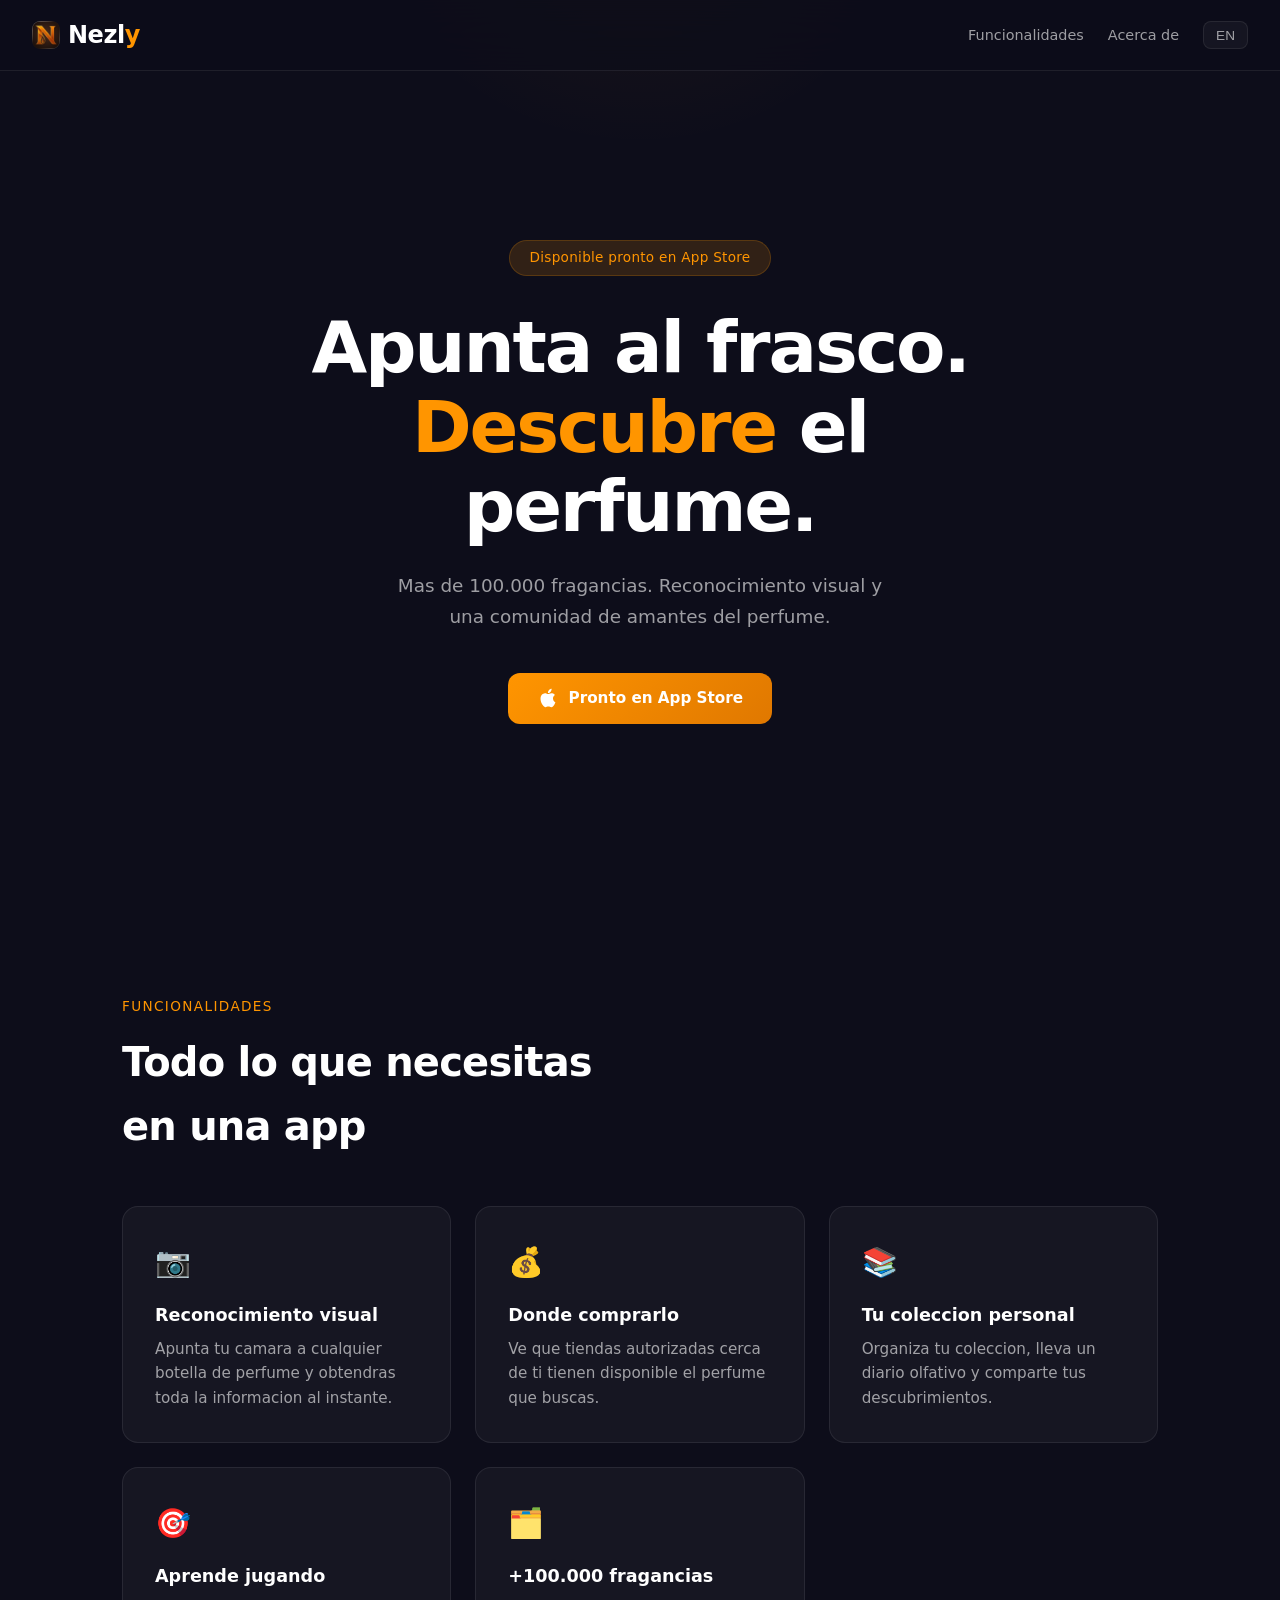
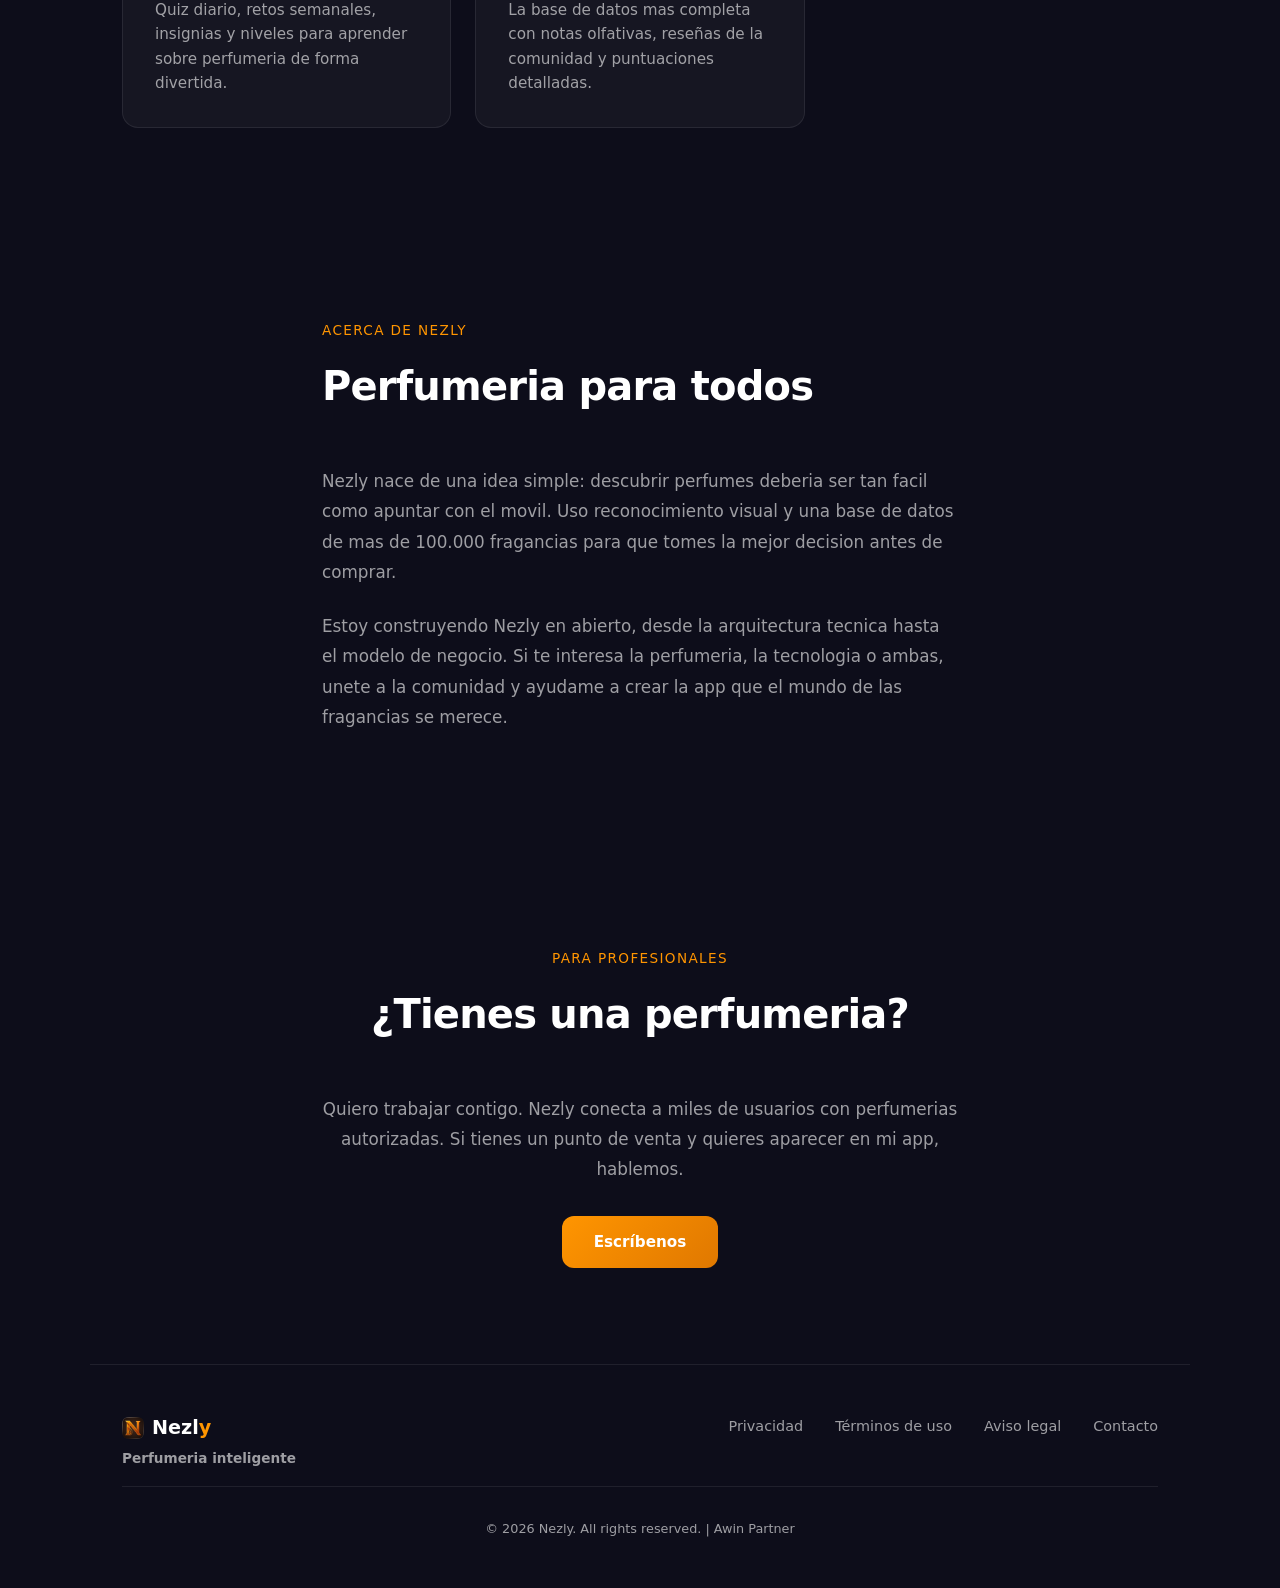
<file: index.html>
<!DOCTYPE html>
<html lang="es">
<head>
    <meta charset="UTF-8">
    <meta name="viewport" content="width=device-width, initial-scale=1.0">
    <title>Nezly - Descubre y colecciona fragancias</title>
    <meta name="description" content="Nezly es la app de perfumería que te ayuda a descubrir fragancias y construir tu colección personal.">
    <meta name="theme-color" content="#0d0d1a">
    <link rel="canonical" href="https://nezly.app/">
    <meta property="og:title" content="Nezly - Descubre y colecciona fragancias">
    <meta property="og:description" content="Apunta al frasco y descubre cualquier perfume al instante. +100.000 fragancias, tiendas cerca de ti y tu colección personal en una sola app.">
    <meta property="og:url" content="https://nezly.app/">
    <meta property="og:type" content="website">
    <link rel="icon" href="/favicon.ico" sizes="48x48">
    <link rel="icon" type="image/png" sizes="32x32" href="assets/favicon-32.png">
    <link rel="icon" type="image/png" sizes="48x48" href="assets/favicon-48.png">
    <link rel="icon" type="image/png" sizes="96x96" href="assets/favicon-96.png">
    <link rel="shortcut icon" href="/favicon.ico">
    <link rel="apple-touch-icon" href="assets/apple-touch-icon.png">
    <link rel="stylesheet" href="assets/styles.css">
</head>
<body>

<!-- NAVIGATION -->
<nav>
    <a href="#" class="logo" onclick="showPage('home'); return false;"><img src="assets/nezly-icon-256.png" alt=""><span class="logo-word">Nezl<span>y</span></span></a>
    <ul class="nav-links">
        <li><a href="#features" data-i18n="nav_features">Funcionalidades</a></li>
        <li><a href="#about" data-i18n="nav_about">Acerca de</a></li>
        <li><button class="lang-toggle" onclick="toggleLang()" id="langBtn">EN</button></li>
    </ul>
</nav>

<!-- HOME PAGE -->
<div id="page-home">

    <!-- HERO -->
    <section class="hero">
        <div class="hero-badge" data-i18n="hero_badge">Disponible pronto en App Store</div>
        <h1 data-i18n="hero_title">Apunta al frasco. <em>Descubre</em> el perfume.</h1>
        <p data-i18n="hero_subtitle">Mas de 100.000 fragancias. Reconocimiento visual y una comunidad de amantes del perfume.</p>
        <a href="#" class="app-store-badge" data-i18n="hero_cta">
            <svg viewBox="0 0 24 24" fill="currentColor"><path d="M18.71 19.5c-.83 1.24-1.71 2.45-3.05 2.47-1.34.03-1.77-.79-3.29-.79-1.53 0-2 .77-3.27.82-1.31.05-2.3-1.32-3.14-2.53C4.25 17 2.94 12.45 4.7 9.39c.87-1.52 2.43-2.48 4.12-2.51 1.28-.02 2.5.87 3.29.87.78 0 2.26-1.07 3.8-.91.65.03 2.47.26 3.64 1.98-.09.06-2.17 1.28-2.15 3.81.03 3.02 2.65 4.03 2.68 4.04-.03.07-.42 1.44-1.38 2.83M13 3.5c.73-.83 1.94-1.46 2.94-1.5.13 1.17-.34 2.35-1.04 3.19-.69.85-1.83 1.51-2.95 1.42-.15-1.15.41-2.35 1.05-3.11z"/></svg>
            Pronto en App Store
        </a>
    </section>

    <!-- FEATURES -->
    <section class="features" id="features">
        <div class="section-label" data-i18n="features_label">Funcionalidades</div>
        <h2 class="section-title" data-i18n="features_title">Todo lo que necesitas en una app</h2>
        <div class="features-grid">
            <div class="feature-card">
                <div class="feature-icon">📷</div>
                <h3 data-i18n="f1_title">Reconocimiento visual</h3>
                <p data-i18n="f1_desc">Apunta tu camara a cualquier botella de perfume y obtendras toda la informacion al instante.</p>
            </div>
            <div class="feature-card">
                <div class="feature-icon">💰</div>
                <h3 data-i18n="f2_title">Donde comprarlo</h3>
                <p data-i18n="f2_desc">Ve que tiendas autorizadas cerca de ti tienen disponible el perfume que buscas.</p>
            </div>
            <div class="feature-card">
                <div class="feature-icon">📚</div>
                <h3 data-i18n="f3_title">Tu coleccion personal</h3>
                <p data-i18n="f3_desc">Organiza tu coleccion, lleva un diario olfativo y comparte tus descubrimientos.</p>
            </div>
            <div class="feature-card">
                <div class="feature-icon">🎯</div>
                <h3 data-i18n="f4_title">Aprende jugando</h3>
                <p data-i18n="f4_desc">Quiz diario, retos semanales, insignias y niveles para aprender sobre perfumeria de forma divertida.</p>
            </div>
            <div class="feature-card">
                <div class="feature-icon">🗂️</div>
                <h3 data-i18n="f6_title">+100.000 fragancias</h3>
                <p data-i18n="f6_desc">La base de datos mas completa con notas olfativas, reseñas de la comunidad y puntuaciones detalladas.</p>
            </div>
        </div>
    </section>

    <!-- ABOUT -->
    <section class="about" id="about">
        <div class="section-label" data-i18n="about_label">Acerca de Nezly</div>
        <h2 class="section-title" data-i18n="about_title">Perfumeria para todos</h2>
        <p data-i18n="about_p1">Nezly nace de una idea simple: descubrir perfumes deberia ser tan facil como apuntar con el movil. Uso reconocimiento visual y una base de datos de mas de 100.000 fragancias para que tomes la mejor decision antes de comprar.</p>
        <p data-i18n="about_p2">Estoy construyendo Nezly en abierto, desde la arquitectura tecnica hasta el modelo de negocio. Si te interesa la perfumeria, la tecnologia o ambas, unete a la comunidad y ayudame a crear la app que el mundo de las fragancias se merece.</p>
    </section>

    <!-- PERFUMERIA CTA -->
    <section class="perfumeria-cta" id="perfumeria">
        <div class="section-label" data-i18n="perfumeria_label">Para profesionales</div>
        <h2 class="section-title" data-i18n="perfumeria_title">&iquest;Tienes una perfumeria?</h2>
        <p data-i18n="perfumeria_desc">Quiero trabajar contigo. Nezly conecta a miles de usuarios con perfumerias autorizadas. Si tienes un punto de venta y quieres aparecer en mi app, hablemos.</p>
        <a href="mailto:fernando.jurado.madrid@gmail.com" class="perfumeria-btn" data-i18n="perfumeria_cta">Escríbenos</a>
    </section>

</div>

<!-- PRIVACY POLICY PAGE -->
<div id="page-privacy" class="legal">
    <a href="#" class="back-link" onclick="showPage('home'); return false;">← <span data-i18n="back_home">Volver al inicio</span></a>

    <div class="legal-content" data-lang="es">
        <h1>Política de Privacidad</h1>
        <p class="last-updated">Última actualización: agosto de 2026</p>

        <h2>1. Quién es el responsable del tratamiento</h2>
        <p>El responsable del tratamiento de tus datos personales es el titular del servicio Nezly, cuyos datos identificativos completos se encuentran en el <a href="aviso-legal.html">Aviso Legal</a>.</p>
        <p>Correo electrónico de contacto: <a href="mailto:legal@nezly.app">legal@nezly.app</a></p>
        <p>Nezly es una aplicación móvil de descubrimiento y gestión de perfumes disponible en la App Store de Apple.</p>

        <h2>2. Qué datos personales recogemos y cómo los obtenemos</h2>
        <h3>2.1. Datos que tú nos proporcionas directamente</h3>
        <p>Al crear una cuenta e interactuar con la app:</p>
        <ul>
            <li><strong>Dirección de correo electrónico</strong>: necesaria para crear tu cuenta. Es única en nuestro sistema. Nunca se muestra a otros usuarios ni se devuelve al cliente de la app en ninguna respuesta.</li>
            <li><strong>Nombre de usuario</strong>: elegido por ti al registrarte. Es visible para el resto de usuarios en tu perfil público, en tus reseñas y en las tablas de clasificación.</li>
            <li><strong>Credenciales de autenticación</strong>: Nezly utiliza Passkeys (WebAuthn/FIDO2) almacenadas en el iCloud Keychain de tu dispositivo Apple. En nuestro servidor solo guardamos la clave pública de tu passkey, un identificador de credencial y metadatos técnicos del dispositivo (nombre del dispositivo, indicador de respaldo en iCloud). Los datos biométricos (Face ID, Touch ID) nunca abandonan el Secure Enclave de tu iPhone y no son accesibles para Nezly en ningún momento.</li>
            <li><strong>Contenido de reseñas</strong>: texto libre, valoraciones numéricas, ocasión y estación. Las reseñas son visibles para todos los usuarios de la app.</li>
            <li><strong>Notas de diario</strong>: texto libre sobre tus experiencias con perfumes. Son privadas y solo visibles para ti.</li>
            <li><strong>Datos de colección</strong>: estado de cada perfume (en posesión, lista de deseos, probado, vendido), valoración y notas personales. Son privados y solo visibles para ti.</li>
            <li><strong>Fotografías de contribución</strong>: cuando propones un perfume nuevo al catálogo, puedes subir una foto del producto. Esta imagen se almacena en nuestro servidor y, una vez aprobada la contribución, es visible para todos los usuarios.</li>
            <li><strong>Reportes de contenido</strong>: si reportas una reseña, se registra el motivo y el texto opcional que indiques.</li>
        </ul>

        <h3>2.2. Datos que se generan automáticamente</h3>
        <ul>
            <li><strong>Datos de perfil público</strong>: tu nivel, experiencia (XP), insignias y progreso en retos semanales son calculados por el sistema y visibles para otros usuarios.</li>
            <li><strong>Enlaces de afiliado</strong>: cuando pulsas un enlace de compra hacia una tienda partner, generamos un identificador opaco que se transmite a la tienda a través de la URL de redirección. Internamente vinculamos ese identificador a tu cuenta para poder reconciliar comisiones de afiliado. La tienda partner recibe únicamente ese identificador y el precio/moneda mostrado; nunca tu email, nombre de usuario ni ningún otro dato identificativo directo.</li>
            <li><strong>Datos de uso internos</strong>: registros de acciones dentro de la app (compartir un perfume, completar un quiz, etc.) necesarios para el cálculo de XP y retos semanales. Estos datos se procesan exclusivamente en nuestro servidor y no se comparten con terceros.</li>
        </ul>

        <h3>2.3. Datos que NO recogemos</h3>
        <ul>
            <li><strong>Imágenes o vídeos de escaneo</strong>: el reconocimiento de producto (código de barras, OCR, reconocimiento visual) ocurre íntegramente en tu dispositivo. Solo recibimos el resultado ya identificado (qué perfume es), nunca la foto ni el vídeo.</li>
            <li><strong>Ubicación persistente</strong>: cuando consultas tiendas cercanas, tu dispositivo envía su ubicación de forma puntual para calcular distancias. Esta ubicación no se almacena en nuestro servidor.</li>
            <li><strong>Historial de búsquedas</strong>: las consultas de búsqueda se procesan en memoria y no se registran ni vinculan a tu cuenta.</li>
            <li><strong>Datos biométricos</strong>: Face ID y Touch ID permanecen siempre en el Secure Enclave de tu dispositivo.</li>
            <li><strong>IDFA ni identificador de publicidad</strong>: no accedemos al identificador de publicidad de Apple ni a ningún otro identificador con fines de tracking.</li>
            <li><strong>Datos de salud, financieros, contactos o agenda</strong>.</li>
        </ul>

        <h2>3. Para qué usamos tus datos y con qué base legal</h2>
        <table>
            <tr><th>Finalidad</th><th>Datos utilizados</th><th>Base legal (art. 6.1 RGPD)</th></tr>
            <tr><td>Crear y gestionar tu cuenta</td><td>Email, username, passkey pública</td><td>Ejecución del contrato (art. 6.1.b)</td></tr>
            <tr><td>Prestar el servicio (catálogo, colección, diario, quiz, retos, compartir)</td><td>Contenido generado por ti, datos de uso internos</td><td>Ejecución del contrato (art. 6.1.b)</td></tr>
            <tr><td>Publicar tus reseñas para la comunidad</td><td>Texto de reseña, username, valoraciones</td><td>Consentimiento (art. 6.1.a) — puedes eliminar tus reseñas en cualquier momento</td></tr>
            <tr><td>Moderar contenido (filtrado, reportes, bloqueos)</td><td>Texto de reseñas, datos de reportes</td><td>Interés legítimo (art. 6.1.f) — mantener un entorno seguro</td></tr>
            <tr><td>Revisar contribuciones de perfumes nuevos</td><td>Nombre, marca, foto del producto</td><td>Consentimiento (art. 6.1.a) — acción voluntaria del usuario</td></tr>
            <tr><td>Mostrar tiendas cercanas</td><td>Ubicación puntual (no almacenada)</td><td>Consentimiento (art. 6.1.a) — permiso del sistema operativo</td></tr>
            <tr><td>Gestionar enlaces de compra con tiendas partner (afiliación)</td><td>Identificador opaco de enlaces de afiliado</td><td>Interés legítimo (art. 6.1.f) — sostenibilidad económica del servicio</td></tr>
            <tr><td>Calcular gamificación (XP, nivel, insignias, retos)</td><td>Datos de uso internos</td><td>Ejecución del contrato (art. 6.1.b)</td></tr>
            <tr><td>Atender solicitudes y ejercicio de derechos</td><td>Email, datos de la solicitud</td><td>Obligación legal (art. 6.1.c)</td></tr>
        </table>

        <h2>4. Con quién compartimos tus datos</h2>
        <h3>4.1. Tiendas partner (afiliación)</h3>
        <p>Actualmente operamos con <strong>Awin</strong> (Awin AG, Eichhornstraße 3, 10785 Berlín, Alemania) como red de afiliación. Cuando pulsas un enlace de compra, la tienda partner asociada recibe exclusivamente un identificador de clic opaco (UUID) y el precio/moneda mostrado. Nunca se transmite tu email, nombre de usuario ni ningún dato identificativo directo.</p>
        <h3>4.2. Apple</h3>
        <p>Tu passkey se almacena en el iCloud Keychain, gestionado por Apple Inc. conforme a su propia Política de Privacidad. Nezly no tiene acceso a los datos almacenados en el Keychain más allá de la clave pública que se intercambia durante el registro.</p>
        <h3>4.3. Proveedor de alojamiento</h3>
        <p>Nuestro servidor se encuentra actualmente dentro del Espacio Económico Europeo. Si en el futuro se trasladara fuera del EEE, adoptaremos las garantías adecuadas y actualizaremos esta política.</p>
        <h3>4.4. Con quién NO compartimos datos</h3>
        <ul>
            <li>No vendemos tus datos personales a terceros.</li>
            <li>No compartimos tus datos con redes publicitarias.</li>
            <li>No utilizamos SDKs de analítica ni de crash reporting de terceros.</li>
            <li>No rastreamos tu actividad a través de otras apps o sitios web. Nezly no muestra el aviso de App Tracking Transparency (ATT) de Apple porque no realiza ningún tipo de tracking cruzado.</li>
        </ul>

        <h2>5. Transferencias internacionales de datos</h2>
        <p>Nuestro servidor se encuentra dentro del Espacio Económico Europeo (EEE). Tus datos personales no se transfieren fuera del EEE salvo en el caso del almacenamiento de tu passkey en iCloud Keychain (Apple Inc., EE.UU.), que se rige por la Política de Privacidad de Apple y está cubierto por el Marco de Privacidad de Datos UE-EE.UU. (EU-US Data Privacy Framework).</p>
        <p>Si en el futuro fuera necesario transferir datos a un país fuera del EEE, adoptaremos las garantías adecuadas conforme al artículo 46 del RGPD y actualizaremos esta sección.</p>

        <h2>6. Durante cuánto tiempo conservamos tus datos</h2>
        <table>
            <tr><th>Dato</th><th>Plazo de conservación</th></tr>
            <tr><td>Datos de cuenta (email, username, passkey)</td><td>Mientras mantengas tu cuenta activa. Se eliminan al borrar la cuenta.</td></tr>
            <tr><td>Reseñas</td><td>Mientras mantengas tu cuenta activa o hasta que las elimines. Si borras tu cuenta, las reseñas se anonimizan (se conserva el texto y la valoración, pero se desvinculan de tu identidad).</td></tr>
            <tr><td>Diario, colección, alertas de precio</td><td>Mientras mantengas tu cuenta activa. Se eliminan al borrar la cuenta.</td></tr>
            <tr><td>Contribuciones de perfume aprobadas</td><td>Indefinidamente como parte del catálogo público, desvinculadas de tu cuenta si la borras.</td></tr>
            <tr><td>Fotografías de contribución</td><td>Indefinidamente como parte del catálogo público.</td></tr>
            <tr><td>Datos de gamificación (XP, insignias, retos)</td><td>Mientras mantengas tu cuenta activa. Se eliminan al borrar la cuenta.</td></tr>
            <tr><td>Reportes de contenido</td><td>Mientras sea necesario para la gestión de la moderación.</td></tr>
            <tr><td>Enlaces de afiliado (identificador opaco)</td><td>Máximo 90 días desde el clic, salvo obligación legal de conservación.</td></tr>
        </table>

        <h2>7. Borrado de cuenta</h2>
        <p>Puedes solicitar el borrado de tu cuenta directamente desde la app. Al hacerlo:</p>
        <ul>
            <li>Tus reseñas se anonimizan: se conserva el texto y la valoración (para mantener la integridad de las valoraciones agregadas de cada perfume), pero se desvinculan permanentemente de tu identidad.</li>
            <li>El resto de datos personales se eliminan por completo: colección, diario, alertas de precio, credenciales de passkey en nuestro servidor, progreso de retos, insignias e historial de XP.</li>
            <li>La passkey almacenada en tu iCloud Keychain no puede ser eliminada remotamente por Nezly. Si deseas eliminarla, deberás hacerlo manualmente desde Ajustes &gt; Contraseñas en tu dispositivo Apple.</li>
            <li>Un token de sesión activo puede seguir siendo técnicamente válido durante unos minutos tras el borrado (hasta su expiración natural), aunque cualquier llamada a la API fallará porque tu cuenta ya no existe.</li>
        </ul>
        <p>También puedes solicitar el borrado escribiendo a <a href="mailto:legal@nezly.app">legal@nezly.app</a> desde el correo electrónico asociado a tu cuenta.</p>

        <h2>8. Tus derechos</h2>
        <p>Conforme al RGPD y a la LOPDGDD (Ley Orgánica 3/2018), tienes derecho a:</p>
        <ul>
            <li><strong>Acceso</strong>: obtener confirmación de si tratamos tus datos y, en su caso, acceder a ellos.</li>
            <li><strong>Rectificación</strong>: solicitar la corrección de datos inexactos o incompletos.</li>
            <li><strong>Supresión</strong>: solicitar el borrado de tus datos cuando ya no sean necesarios, retires tu consentimiento, u otra causa prevista legalmente.</li>
            <li><strong>Limitación del tratamiento</strong>: solicitar la restricción del tratamiento en los supuestos previstos por el art. 18 RGPD.</li>
            <li><strong>Portabilidad</strong>: recibir tus datos en formato estructurado, de uso común y lectura mecánica, y transmitirlos a otro responsable.</li>
            <li><strong>Oposición</strong>: oponerte al tratamiento basado en interés legítimo por motivos relacionados con tu situación particular.</li>
            <li><strong>Retirada del consentimiento</strong>: retirar en cualquier momento el consentimiento previamente otorgado, sin que ello afecte a la licitud del tratamiento previo.</li>
        </ul>
        <p>Para ejercer cualquiera de estos derechos, escribe a <a href="mailto:legal@nezly.app">legal@nezly.app</a> indicando tu solicitud y el correo electrónico asociado a tu cuenta. Responderemos en el plazo máximo de un mes, prorrogable dos meses adicionales en caso de solicitudes complejas (art. 12.3 RGPD).</p>
        <p>Si consideras que el tratamiento de tus datos vulnera la normativa vigente, tienes derecho a presentar una reclamación ante la <strong>Agencia Española de Protección de Datos (AEPD)</strong>, C/ Jorge Juan 6, 28001 Madrid — <a href="https://www.aepd.es" target="_blank" rel="noopener">www.aepd.es</a>.</p>

        <h2>9. Menores de edad</h2>
        <p>Nezly no está dirigida a menores de 14 años. Conforme al artículo 7 de la LOPDGDD, no se recoge ni trata conscientemente datos personales de menores de 14 años sin el consentimiento de sus padres o tutores. Si tienes conocimiento de que un menor de 14 años ha creado una cuenta sin consentimiento parental, comunícanoslo a <a href="mailto:legal@nezly.app">legal@nezly.app</a> y procederemos a eliminar la cuenta y sus datos.</p>

        <h2>10. Funcionalidades futuras</h2>
        <p>En futuras versiones, Nezly podrá incorporar notificaciones push y funcionalidades sociales (sistema de amigos). Cuando estas funciones se activen, se te informará y se te pedirá consentimiento específico antes de su uso. Esta Política de Privacidad será actualizada para reflejar cualquier nuevo tratamiento de datos derivado de dichas funcionalidades.</p>

        <h2>11. Seguridad</h2>
        <p>Hemos adoptado las medidas técnicas y organizativas apropiadas para proteger tus datos personales frente a accesos no autorizados, alteración, pérdida o destrucción, incluyendo el uso de HTTPS/TLS para todas las comunicaciones, autenticación basada en Passkeys (WebAuthn/FIDO2), y almacenamiento exclusivo de la clave pública en nuestro servidor.</p>

        <h2>12. Modificaciones de esta política</h2>
        <p>Podemos actualizar esta Política de Privacidad para reflejar cambios en nuestras prácticas o en la legislación aplicable. Cuando realicemos cambios sustanciales, te informaremos a través de la app o por correo electrónico antes de que entren en vigor. La fecha de última actualización se indica al inicio del documento.</p>

        <h2>13. Contacto</h2>
        <p>Para cualquier consulta relacionada con esta Política de Privacidad o con el tratamiento de tus datos personales:</p>
        <p><strong>Correo electrónico:</strong> <a href="mailto:legal@nezly.app">legal@nezly.app</a></p>
        <p>Los datos identificativos completos del responsable del tratamiento se encuentran en el <a href="aviso-legal.html">Aviso Legal</a>.</p>
    </div>

    <div class="legal-content" data-lang="en">
        <h1>Privacy Policy</h1>
        <p class="last-updated">Last updated: August 2026</p>

        <h2>1. Who is responsible for processing your data</h2>
        <p>The data controller for your personal data is the owner of the Nezly service, whose full identifying details can be found in the <a href="aviso-legal.html">Legal Notice</a>.</p>
        <p>Contact email: <a href="mailto:legal@nezly.app">legal@nezly.app</a></p>
        <p>Nezly is a mobile app for discovering and managing perfumes, available on the Apple App Store.</p>

        <h2>2. What personal data we collect and how we obtain it</h2>
        <h3>2.1. Data you provide directly</h3>
        <p>When creating an account and using the app:</p>
        <ul>
            <li><strong>Email address</strong>: required to create your account. It is unique in our system. It is never shown to other users or returned to the app client in any response.</li>
            <li><strong>Username</strong>: chosen by you at sign-up. Visible to other users on your public profile, your reviews, and leaderboards.</li>
            <li><strong>Authentication credentials</strong>: Nezly uses Passkeys (WebAuthn/FIDO2) stored in your Apple device's iCloud Keychain. Our server only stores your passkey's public key, a credential identifier, and technical device metadata (device name, iCloud backup indicator). Biometric data (Face ID, Touch ID) never leaves your iPhone's Secure Enclave and is never accessible to Nezly.</li>
            <li><strong>Review content</strong>: free text, numeric ratings, occasion, and season. Reviews are visible to all app users.</li>
            <li><strong>Diary notes</strong>: free text about your experiences with perfumes. Private, visible only to you.</li>
            <li><strong>Collection data</strong>: status of each perfume (owned, wishlist, tried, sold), rating, and personal notes. Private, visible only to you.</li>
            <li><strong>Contribution photos</strong>: when you propose a new perfume for the catalog, you may upload a product photo. This image is stored on our server and, once the contribution is approved, becomes visible to all users.</li>
            <li><strong>Content reports</strong>: if you report a review, the reason and any optional text you provide are recorded.</li>
        </ul>

        <h3>2.2. Data generated automatically</h3>
        <ul>
            <li><strong>Public profile data</strong>: your level, experience points (XP), badges, and weekly challenge progress are calculated by the system and visible to other users.</li>
            <li><strong>Affiliate links</strong>: when you tap a purchase link to a partner store, we generate an opaque identifier that is passed to the store through the redirect URL. Internally we link that identifier to your account to reconcile affiliate commissions. The partner store only receives that identifier and the displayed price/currency — never your email, username, or any other direct identifying data.</li>
            <li><strong>Internal usage data</strong>: records of in-app actions (sharing a perfume, completing a quiz, etc.) needed to calculate XP and weekly challenges. This data is processed exclusively on our server and is not shared with third parties.</li>
        </ul>

        <h3>2.3. Data we do NOT collect</h3>
        <ul>
            <li><strong>Scan images or video</strong>: product recognition (barcode, OCR, visual recognition) happens entirely on your device. We only receive the already-identified result (which perfume it is), never the photo or video.</li>
            <li><strong>Persistent location</strong>: when you look up nearby stores, your device sends its location on a one-off basis to calculate distances. This location is not stored on our server.</li>
            <li><strong>Search history</strong>: search queries are processed in memory and are neither logged nor linked to your account.</li>
            <li><strong>Biometric data</strong>: Face ID and Touch ID always stay within your device's Secure Enclave.</li>
            <li><strong>IDFA or advertising identifier</strong>: we do not access Apple's advertising identifier or any other tracking identifier.</li>
            <li><strong>Health, financial, contacts, or calendar data</strong>.</li>
        </ul>

        <h2>3. What we use your data for, and the legal basis</h2>
        <table>
            <tr><th>Purpose</th><th>Data used</th><th>Legal basis (GDPR art. 6.1)</th></tr>
            <tr><td>Create and manage your account</td><td>Email, username, public passkey</td><td>Performance of a contract (art. 6.1.b)</td></tr>
            <tr><td>Provide the service (catalog, collection, diary, quiz, challenges, sharing)</td><td>Content you generate, internal usage data</td><td>Performance of a contract (art. 6.1.b)</td></tr>
            <tr><td>Publish your reviews for the community</td><td>Review text, username, ratings</td><td>Consent (art. 6.1.a) — you can delete your reviews at any time</td></tr>
            <tr><td>Moderate content (filtering, reports, blocking)</td><td>Review text, report data</td><td>Legitimate interest (art. 6.1.f) — keeping a safe environment</td></tr>
            <tr><td>Review new perfume contributions</td><td>Name, brand, product photo</td><td>Consent (art. 6.1.a) — voluntary user action</td></tr>
            <tr><td>Show nearby stores</td><td>One-off location (not stored)</td><td>Consent (art. 6.1.a) — OS-level permission</td></tr>
            <tr><td>Manage purchase links with partner stores (affiliation)</td><td>Opaque affiliate link identifier</td><td>Legitimate interest (art. 6.1.f) — economic sustainability of the service</td></tr>
            <tr><td>Calculate gamification (XP, level, badges, challenges)</td><td>Internal usage data</td><td>Performance of a contract (art. 6.1.b)</td></tr>
            <tr><td>Handle requests and exercise of rights</td><td>Email, request data</td><td>Legal obligation (art. 6.1.c)</td></tr>
        </table>

        <h2>4. Who we share your data with</h2>
        <h3>4.1. Partner stores (affiliation)</h3>
        <p>We currently work with <strong>Awin</strong> (Awin AG, Eichhornstraße 3, 10785 Berlin, Germany) as our affiliate network. When you tap a purchase link, the associated partner store receives only an opaque click identifier (UUID) and the displayed price/currency. Your email, username, or any direct identifying data is never transmitted.</p>
        <h3>4.2. Apple</h3>
        <p>Your passkey is stored in iCloud Keychain, managed by Apple Inc. under its own Privacy Policy. Nezly has no access to data stored in the Keychain beyond the public key exchanged during registration.</p>
        <h3>4.3. Hosting provider</h3>
        <p>Our server is currently located within the European Economic Area. If it were relocated outside the EEA in the future, we would adopt appropriate safeguards and update this policy.</p>
        <h3>4.4. Who we do NOT share data with</h3>
        <ul>
            <li>We do not sell your personal data to third parties.</li>
            <li>We do not share your data with advertising networks.</li>
            <li>We do not use third-party analytics or crash-reporting SDKs.</li>
            <li>We do not track your activity across other apps or websites. Nezly does not show Apple's App Tracking Transparency (ATT) prompt because it performs no cross-app/cross-site tracking of any kind.</li>
        </ul>

        <h2>5. International data transfers</h2>
        <p>Our server is located within the European Economic Area (EEA). Your personal data is not transferred outside the EEA, except for your passkey stored in iCloud Keychain (Apple Inc., USA), which is governed by Apple's own Privacy Policy and is covered by the EU-US Data Privacy Framework.</p>
        <p>If it becomes necessary to transfer data to a country outside the EEA in the future, we will adopt appropriate safeguards under Article 46 GDPR and update this section.</p>

        <h2>6. How long we keep your data</h2>
        <table>
            <tr><th>Data</th><th>Retention period</th></tr>
            <tr><td>Account data (email, username, passkey)</td><td>While your account remains active. Deleted when you delete your account.</td></tr>
            <tr><td>Reviews</td><td>While your account remains active, or until you delete them. If you delete your account, reviews are anonymized (text and rating are kept, but unlinked from your identity).</td></tr>
            <tr><td>Diary, collection, price alerts</td><td>While your account remains active. Deleted when you delete your account.</td></tr>
            <tr><td>Approved perfume contributions</td><td>Indefinitely as part of the public catalog, unlinked from your account if you delete it.</td></tr>
            <tr><td>Contribution photos</td><td>Indefinitely as part of the public catalog.</td></tr>
            <tr><td>Gamification data (XP, badges, challenges)</td><td>While your account remains active. Deleted when you delete your account.</td></tr>
            <tr><td>Content reports</td><td>As long as necessary for moderation purposes.</td></tr>
            <tr><td>Affiliate links (opaque identifier)</td><td>Maximum 90 days from the click, unless a legal retention obligation applies.</td></tr>
        </table>

        <h2>7. Account deletion</h2>
        <p>You can request deletion of your account directly from the app. When you do:</p>
        <ul>
            <li>Your reviews are anonymized: the text and rating are kept (to preserve the integrity of each perfume's aggregate ratings), but permanently unlinked from your identity.</li>
            <li>All other personal data is completely deleted: collection, diary, price alerts, passkey credentials on our server, challenge progress, badges, and XP history.</li>
            <li>The passkey stored in your iCloud Keychain cannot be remotely deleted by Nezly. If you want to remove it, you must do so manually from Settings &gt; Passwords on your Apple device.</li>
            <li>An active session token may remain technically valid for a few minutes after deletion (until its natural expiry), although any API call will fail because your account no longer exists.</li>
        </ul>
        <p>You can also request deletion by writing to <a href="mailto:legal@nezly.app">legal@nezly.app</a> from the email address associated with your account.</p>

        <h2>8. Your rights</h2>
        <p>Under the GDPR and Spanish Organic Law 3/2018 (LOPDGDD), you have the right to:</p>
        <ul>
            <li><strong>Access</strong>: obtain confirmation of whether we process your data and, if so, access it.</li>
            <li><strong>Rectification</strong>: request correction of inaccurate or incomplete data.</li>
            <li><strong>Erasure</strong>: request deletion of your data when it is no longer necessary, you withdraw consent, or another legally provided ground applies.</li>
            <li><strong>Restriction of processing</strong>: request restriction of processing in the cases set out in GDPR art. 18.</li>
            <li><strong>Portability</strong>: receive your data in a structured, commonly used, machine-readable format, and transmit it to another controller.</li>
            <li><strong>Objection</strong>: object to processing based on legitimate interest for reasons related to your particular situation.</li>
            <li><strong>Withdrawal of consent</strong>: withdraw previously given consent at any time, without affecting the lawfulness of processing prior to withdrawal.</li>
        </ul>
        <p>To exercise any of these rights, write to <a href="mailto:legal@nezly.app">legal@nezly.app</a> stating your request and the email address associated with your account. We will respond within one month at most, extendable by two further months for complex requests (GDPR art. 12.3).</p>
        <p>If you believe our processing of your data breaches applicable law, you have the right to lodge a complaint with the <strong>Spanish Data Protection Agency (AEPD)</strong>, C/ Jorge Juan 6, 28001 Madrid — <a href="https://www.aepd.es" target="_blank" rel="noopener">www.aepd.es</a>.</p>

        <h2>9. Minors</h2>
        <p>Nezly is not directed at children under 14. Under article 7 of the LOPDGDD, we do not knowingly collect or process personal data from children under 14 without parental or guardian consent. If you become aware that a child under 14 has created an account without parental consent, please let us know at <a href="mailto:legal@nezly.app">legal@nezly.app</a> and we will delete the account and its data.</p>

        <h2>10. Future features</h2>
        <p>In future versions, Nezly may introduce push notifications and social features (a friends system). When these features are activated, you will be informed and asked for specific consent before use. This Privacy Policy will be updated to reflect any new data processing arising from such features.</p>

        <h2>11. Security</h2>
        <p>We have adopted appropriate technical and organizational measures to protect your personal data against unauthorized access, alteration, loss, or destruction, including HTTPS/TLS for all communications, Passkey-based authentication (WebAuthn/FIDO2), and storing only the public key on our server.</p>

        <h2>12. Changes to this policy</h2>
        <p>We may update this Privacy Policy to reflect changes in our practices or in applicable law. When we make substantial changes, we will inform you through the app or by email before they take effect. The last-updated date is shown at the top of this document.</p>

        <h2>13. Contact</h2>
        <p>For any query related to this Privacy Policy or the processing of your personal data:</p>
        <p><strong>Email:</strong> <a href="mailto:legal@nezly.app">legal@nezly.app</a></p>
        <p>The full identifying details of the data controller can be found in the <a href="aviso-legal.html">Legal Notice</a>.</p>
    </div>
</div>

<!-- TERMS OF SERVICE PAGE -->
<div id="page-terms" class="legal">
    <a href="#" class="back-link" onclick="showPage('home'); return false;">← <span data-i18n="back_home">Volver al inicio</span></a>

    <div class="legal-content" data-lang="es">
        <h1>Términos y Condiciones de Uso</h1>
        <p class="last-updated">Última actualización: agosto de 2026</p>

        <h2>1. Titularidad e identificación del prestador</h2>
        <p>El Servicio Nezly es ofrecido por el titular identificado en el <a href="aviso-legal.html">Aviso Legal</a>, donde se encuentran los datos exigidos por el artículo 10 de la Ley 34/2002, de 11 de julio, de Servicios de la Sociedad de la Información y del Comercio Electrónico (LSSI-CE).</p>
        <p>Correo electrónico de contacto: <a href="mailto:legal@nezly.app">legal@nezly.app</a></p>
        <p>Los presentes Términos y Condiciones de Uso (en adelante, los "Términos") regulan el acceso y uso de la aplicación Nezly (en adelante, la "App") y del sitio web <a href="https://nezly.app">nezly.app</a> (en adelante, el "Sitio Web"), conjuntamente denominados el "Servicio".</p>

        <h2>2. Aceptación de los Términos</h2>
        <p>El acceso y uso del Servicio implica la aceptación plena y sin reservas de los presentes Términos. Si no estás de acuerdo con alguna de sus disposiciones, debes abstenerte de utilizar el Servicio.</p>
        <p>Los presentes Términos, junto con la Política de Privacidad, el Aviso Legal y, en su caso, los Términos de Suscripción, constituyen el acuerdo completo entre tú y Nezly en relación con el uso del Servicio.</p>

        <h2>3. Requisitos de edad</h2>
        <p>Para usar Nezly debes tener al menos <strong>14 años</strong>. Si eres menor de 14 años, no debes crear una cuenta ni utilizar el Servicio. Conforme al artículo 7 de la Ley Orgánica 3/2018 (LOPDGDD), el tratamiento de datos personales de menores de 14 años requiere el consentimiento de sus padres o tutores legales.</p>
        <p>Al crear una cuenta, declaras y garantizas que tienes al menos 14 años. Nezly se reserva el derecho de eliminar cuentas si tiene conocimiento fundado de que el titular es menor de esa edad.</p>

        <h2>4. Cuenta de usuario y autenticación</h2>
        <h3>4.1. Registro</h3>
        <p>El registro requiere una dirección de correo electrónico válida y la elección de un nombre de usuario. El correo electrónico es único en el sistema y se utiliza exclusivamente para la gestión interna de la cuenta; nunca se muestra a otros usuarios.</p>
        <h3>4.2. Passkeys</h3>
        <p>Nezly utiliza Passkeys (WebAuthn/FIDO2) como método de autenticación. La passkey se almacena en el iCloud Keychain de tu dispositivo Apple. Nezly solo almacena la clave pública correspondiente. Eres responsable de mantener la seguridad de tu cuenta y de tu dispositivo.</p>
        <h3>4.3. Borrado de cuenta</h3>
        <p>Puedes solicitar el borrado de tu cuenta en cualquier momento desde la propia App o escribiendo a <a href="mailto:legal@nezly.app">legal@nezly.app</a>. Los efectos del borrado se detallan en la sección 7 de la Política de Privacidad.</p>

        <h2>5. Uso aceptable del Servicio</h2>
        <p>Te comprometes a utilizar el Servicio de forma diligente, conforme a la legalidad vigente, los presentes Términos y la buena fe. En particular, te comprometes a no:</p>
        <ul>
            <li>Publicar contenido ilícito, difamatorio, discriminatorio, amenazante, acosador, obsceno o que vulnere derechos de terceros (incluidos derechos de propiedad intelectual e industrial, privacidad, honor e imagen).</li>
            <li>Suplantar la identidad de otra persona o entidad.</li>
            <li>Manipular valoraciones, reseñas, votos o cualquier mecanismo comunitario del Servicio.</li>
            <li>Utilizar el Servicio para enviar contenido publicitario no solicitado (spam).</li>
            <li>Introducir virus, malware o cualquier código dañino.</li>
            <li>Intentar acceder a áreas restringidas del Servicio o a cuentas de otros usuarios.</li>
            <li>Eludir, desactivar o interferir con las medidas de seguridad o las funcionalidades técnicas del Servicio.</li>
        </ul>

        <h2>6. Contenido generado por el usuario (UGC)</h2>
        <h3>6.1. Tipos de contenido</h3>
        <p>Al utilizar el Servicio puedes generar distintos tipos de contenido:</p>
        <ul>
            <li><strong>Reseñas de perfumes</strong>: texto libre, valoraciones numéricas, ocasión y estación. Son visibles para todos los usuarios.</li>
            <li><strong>Contribuciones al catálogo</strong>: nombre, marca, concentración, año y fotografía de un perfume no listado. Son visibles para todos los usuarios una vez aprobadas.</li>
            <li><strong>Notas de diario y datos de colección</strong>: son privados y solo visibles para ti.</li>
        </ul>
        <h3>6.2. Licencia que otorgas a Nezly</h3>
        <p>Al publicar contenido visible para otros usuarios (reseñas y contribuciones aprobadas), otorgas a Nezly una licencia no exclusiva, mundial, gratuita, sublicenciable (únicamente a proveedores de servicios técnicos necesarios para operar el Servicio) y transferible para reproducir, distribuir, comunicar públicamente, adaptar y transformar dicho contenido, exclusivamente con la finalidad de operar, mantener, mejorar y promocionar el Servicio.</p>
        <p>Esta licencia se mantiene vigente mientras tu contenido permanezca en el Servicio. Si eliminas tu contenido o tu cuenta, la licencia cesa, salvo para las reseñas anonimizadas que se conservan conforme a la sección 7 de la Política de Privacidad.</p>
        <h3>6.3. Declaraciones y garantías sobre tu contenido</h3>
        <p>Al publicar contenido, declaras y garantizas que:</p>
        <ul>
            <li>Eres titular de todos los derechos necesarios sobre dicho contenido, o dispones de autorización suficiente para su publicación.</li>
            <li>El contenido no infringe derechos de propiedad intelectual o industrial, de privacidad, de honor ni de imagen de terceros.</li>
            <li>Las fotografías de producto que subas como contribución son originales tuyas.</li>
            <li>El contenido no es ilícito, difamatorio, discriminatorio, amenazante, obsceno ni contrario a la moral y al orden público.</li>
        </ul>
        <p>Eres el único responsable del contenido que publiques. Nezly no asume responsabilidad alguna por el incumplimiento de estas declaraciones.</p>
        <h3>6.4. Moderación de contenido</h3>
        <p>Nezly implementa los siguientes mecanismos de moderación:</p>
        <ul>
            <li><strong>Filtrado automático</strong>: las reseñas se someten a un filtro de contenido que rechaza textos con términos prohibidos.</li>
            <li><strong>Revisión humana de contribuciones</strong>: los perfumes nuevos propuestos por usuarios pasan por revisión humana antes de hacerse visibles en el catálogo.</li>
            <li><strong>Mecanismo de reporte</strong>: cualquier usuario puede reportar una reseña que considere ofensiva, spam, engañosa u objetable por otro motivo. Nezly revisará los reportes y adoptará las medidas oportunas, pudiendo incluir la ocultación o eliminación del contenido.</li>
            <li><strong>Bloqueo de usuarios</strong>: puedes bloquear a otros usuarios para dejar de ver su contenido.</li>
            <li><strong>Retirada discrecional</strong>: Nezly se reserva el derecho de retirar, ocultar o modificar cualquier contenido generado por usuarios, sin obligación de notificación previa, cuando considere que vulnera los presentes Términos, la legislación vigente, derechos de terceros, o la imagen y reputación del Servicio.</li>
        </ul>
        <p>De conformidad con el artículo 7 del Reglamento (UE) 2022/2065 (Reglamento de Servicios Digitales), la revisión voluntaria de contenido realizada por Nezly no constituye una obligación general de supervisión y no priva a Nezly de las exenciones de responsabilidad previstas en los artículos 4 a 6 del mismo Reglamento.</p>
        <h3>6.5. Procedimiento de notificación y acción</h3>
        <p>Si eres titular de derechos y consideras que algún contenido del Servicio vulnera tus derechos de propiedad intelectual, industrial, privacidad u otros derechos legítimos, puedes notificárnoslo enviando un correo a <a href="mailto:legal@nezly.app">legal@nezly.app</a> con la siguiente información:</p>
        <ul>
            <li>Identificación del contenido presuntamente infractor y su ubicación en el Servicio.</li>
            <li>Identificación del derecho vulnerado y documentación acreditativa de tu titularidad o legitimación.</li>
            <li>Tus datos de contacto.</li>
            <li>Declaración de que la información proporcionada es exacta y de que actúas de buena fe.</li>
        </ul>
        <p>Nezly examinará la notificación y, si procede, retirará o bloqueará el acceso al contenido de conformidad con los artículos 11 y 16 de la Ley 34/2002 (LSSI-CE) y el artículo 16 del Reglamento (UE) 2022/2065 (DSA).</p>

        <h2>7. Propiedad intelectual e industrial</h2>
        <h3>7.1. Derechos de Nezly</h3>
        <p>Todos los derechos de propiedad intelectual sobre el diseño, código fuente, estructura, selección y disposición de los contenidos del Servicio, así como las marcas, nombres comerciales y signos distintivos, pertenecen a Nezly o, en su caso, a sus licenciantes. La base de datos de perfumes de Nezly está protegida por el derecho sui generis del fabricante de bases de datos conforme a los artículos 133 a 137 del Real Decreto Legislativo 1/1996 (TRLPI) y a la Directiva 96/9/CE.</p>
        <h3>7.2. Prohibición de extracción y reutilización</h3>
        <p>Queda expresamente prohibida, sin autorización previa y por escrito de Nezly:</p>
        <ul>
            <li>La reproducción, distribución, comunicación pública, transformación o cualquier forma de explotación de los contenidos del Servicio, salvo para uso personal y privado.</li>
            <li>La extracción y/o reutilización de la totalidad o de una parte sustancial del contenido de la base de datos, en los términos del artículo 133 del TRLPI.</li>
            <li>El acceso automatizado al Servicio mediante bots, scrapers, crawlers, headless browsers o cualquier medio programático (salvo los motores de búsqueda públicos que cumplan con robots.txt y se limiten a indexar páginas para enlazar al Servicio).</li>
            <li>La utilización de contenido del Servicio para desarrollar, entrenar, ajustar, evaluar o alimentar cualquier sistema de inteligencia artificial, modelo de lenguaje o tecnología de aprendizaje automático.</li>
            <li>La creación de bases de datos, índices, datasets o recursos similares a partir de contenido del Servicio.</li>
            <li>La ingeniería inversa sobre el software, la base de datos o los endpoints del Servicio.</li>
        </ul>
        <h3>7.3. Marcas de terceros</h3>
        <p>Las marcas, nombres comerciales y logotipos de los perfumes mostrados en Nezly pertenecen a sus respectivos titulares y se utilizan exclusivamente con fines identificativos conforme al artículo 37 de la Ley 17/2001 de Marcas. Nezly no tiene relación comercial, patrocinio ni afiliación con dichas marcas salvo que se indique expresamente. Los precios mostrados proceden de comercios terceros y pueden incluir enlaces de afiliación.</p>

        <h2>8. Enlaces de afiliación</h2>
        <p>Nezly muestra precios de perfumes procedentes de tiendas partner a través de programas de afiliación. Al pulsar un enlace de compra, se te redirige a la tienda externa correspondiente. La transacción de compra se produce entre tú y la tienda; Nezly no es parte de dicha transacción, no transfiere la propiedad de ningún producto y no garantiza la exactitud de los precios, disponibilidad ni condiciones de venta mostrados.</p>
        <p>Nezly puede recibir una comisión por las compras realizadas a través de estos enlaces, sin coste adicional para ti. Esta información se facilita conforme al artículo 20 de la Ley 34/2002 (LSSI-CE) y a la Directiva 2005/29/CE sobre prácticas comerciales desleales.</p>

        <h2>9. Limitación de responsabilidad</h2>
        <p>En la medida permitida por la legislación aplicable:</p>
        <ul>
            <li>El Servicio se proporciona "tal cual" y "según disponibilidad", sin garantías de ningún tipo, expresas o implícitas.</li>
            <li>Nezly no garantiza la disponibilidad continua e ininterrumpida del Servicio, la ausencia de errores ni la exactitud de la información del catálogo.</li>
            <li>Nezly no es responsable de los contenidos, productos, servicios ni políticas de privacidad de las tiendas partner externas a las que se enlaza desde el Servicio.</li>
            <li>Nezly no es responsable del contenido generado por los usuarios, sin perjuicio de su obligación de actuar diligentemente conforme a los artículos 14 a 16 de la Ley 34/2002 (LSSI-CE) y los artículos 4 a 6 del Reglamento (UE) 2022/2065 (DSA) una vez tenga conocimiento efectivo de contenido ilícito.</li>
            <li>En ningún caso la responsabilidad total de Nezly frente a ti superará la cantidad que hayas abonado a Nezly en los 12 meses anteriores al hecho generador de la responsabilidad (o 50 €, si no has realizado ningún pago).</li>
        </ul>
        <p>Nada en los presentes Términos excluye ni limita la responsabilidad de Nezly por dolo, culpa grave, daños personales causados por negligencia, ni cualquier otra responsabilidad que la legislación aplicable no permita excluir o limitar.</p>

        <h2>10. Suscripciones y funcionalidades premium</h2>
        <p>Actualmente el Servicio es gratuito con límites de uso (escaneos y contribuciones diarias). En el futuro, Nezly podrá ofrecer suscripciones de pago que desbloqueen funcionalidades adicionales. Cuando esto ocurra, se publicarán unos Términos de Suscripción específicos que complementarán los presentes Términos, y se te informará antes de cualquier cobro.</p>

        <h2>11. Modificación de los Términos</h2>
        <p>Nezly se reserva el derecho de modificar los presentes Términos en cualquier momento. Cuando se realicen cambios sustanciales, te informaremos a través de la App o por correo electrónico con una antelación razonable. El uso continuado del Servicio tras la entrada en vigor de los Términos modificados constituirá aceptación de los mismos. Si no estás de acuerdo con los cambios, deberás dejar de usar el Servicio y, si lo deseas, solicitar el borrado de tu cuenta.</p>

        <h2>12. Legislación aplicable y jurisdicción</h2>
        <p>Los presentes Términos se rigen por la legislación española, sin perjuicio de las normas imperativas de protección del consumidor del país de residencia del usuario que resulten de aplicación conforme al Reglamento (CE) 593/2008 (Roma I).</p>
        <p>Para cualquier controversia derivada de los presentes Términos serán competentes los Juzgados y Tribunales de Madrid (España), sin perjuicio del derecho del consumidor a acudir a los tribunales de su domicilio conforme al artículo 52.2 de la Ley de Enjuiciamiento Civil y al Reglamento (UE) 1215/2012 (Bruselas I bis).</p>
        <p>Asimismo, puedes acudir a la plataforma de resolución de litigios en línea de la Unión Europea, disponible en <a href="https://ec.europa.eu/consumers/odr" target="_blank" rel="noopener">https://ec.europa.eu/consumers/odr</a>.</p>

        <h2>13. Contacto</h2>
        <p>Para cualquier consulta relacionada con los presentes Términos:</p>
        <p><strong>Correo electrónico:</strong> <a href="mailto:legal@nezly.app">legal@nezly.app</a></p>
    </div>

    <div class="legal-content" data-lang="en">
        <h1>Terms and Conditions of Use</h1>
        <p class="last-updated">Last updated: August 2026</p>

        <h2>1. Ownership and identification of the provider</h2>
        <p>The Nezly Service is provided by the owner identified in the <a href="aviso-legal.html">Legal Notice</a>, which contains the information required by article 10 of Spanish Law 34/2002, of 11 July, on Information Society Services and Electronic Commerce (LSSI-CE).</p>
        <p>Contact email: <a href="mailto:legal@nezly.app">legal@nezly.app</a></p>
        <p>These Terms and Conditions of Use (the "Terms") govern access to and use of the Nezly application (the "App") and the website <a href="https://nezly.app">nezly.app</a> (the "Website"), jointly referred to as the "Service".</p>

        <h2>2. Acceptance of the Terms</h2>
        <p>Accessing and using the Service implies full and unreserved acceptance of these Terms. If you disagree with any of their provisions, you must refrain from using the Service.</p>
        <p>These Terms, together with the Privacy Policy, the Legal Notice and, where applicable, the Subscription Terms, constitute the entire agreement between you and Nezly regarding use of the Service.</p>

        <h2>3. Age requirements</h2>
        <p>You must be at least <strong>14 years old</strong> to use Nezly. If you are under 14, you must not create an account or use the Service. Under article 7 of Spanish Organic Law 3/2018 (LOPDGDD), processing personal data of children under 14 requires parental or guardian consent.</p>
        <p>By creating an account, you represent and warrant that you are at least 14 years old. Nezly reserves the right to remove accounts if it has well-founded knowledge that the account holder is under that age.</p>

        <h2>4. User account and authentication</h2>
        <h3>4.1. Registration</h3>
        <p>Registration requires a valid email address and choosing a username. The email address is unique in our system and used exclusively for internal account management; it is never shown to other users.</p>
        <h3>4.2. Passkeys</h3>
        <p>Nezly uses Passkeys (WebAuthn/FIDO2) as its authentication method. The passkey is stored in your Apple device's iCloud Keychain. Nezly only stores the corresponding public key. You are responsible for keeping your account and device secure.</p>
        <h3>4.3. Account deletion</h3>
        <p>You may request deletion of your account at any time from within the App or by writing to <a href="mailto:legal@nezly.app">legal@nezly.app</a>. The effects of deletion are detailed in section 7 of the Privacy Policy.</p>

        <h2>5. Acceptable use of the Service</h2>
        <p>You agree to use the Service diligently, in accordance with applicable law, these Terms, and good faith. In particular, you agree not to:</p>
        <ul>
            <li>Post unlawful, defamatory, discriminatory, threatening, harassing, obscene content, or content that infringes third-party rights (including intellectual and industrial property, privacy, honor, and image rights).</li>
            <li>Impersonate another person or entity.</li>
            <li>Manipulate ratings, reviews, votes, or any community mechanism of the Service.</li>
            <li>Use the Service to send unsolicited advertising content (spam).</li>
            <li>Introduce viruses, malware, or any harmful code.</li>
            <li>Attempt to access restricted areas of the Service or other users' accounts.</li>
            <li>Circumvent, disable, or interfere with the Service's security measures or technical features.</li>
        </ul>

        <h2>6. User-generated content (UGC)</h2>
        <h3>6.1. Types of content</h3>
        <p>When using the Service you may generate different types of content:</p>
        <ul>
            <li><strong>Perfume reviews</strong>: free text, numeric ratings, occasion, and season. Visible to all users.</li>
            <li><strong>Catalog contributions</strong>: name, brand, concentration, year, and photo of an unlisted perfume. Visible to all users once approved.</li>
            <li><strong>Diary notes and collection data</strong>: private, visible only to you.</li>
        </ul>
        <h3>6.2. License you grant to Nezly</h3>
        <p>By posting content visible to other users (reviews and approved contributions), you grant Nezly a non-exclusive, worldwide, royalty-free, sublicensable (only to technical service providers necessary to operate the Service) and transferable license to reproduce, distribute, publicly communicate, adapt, and transform such content, solely for the purpose of operating, maintaining, improving, and promoting the Service.</p>
        <p>This license remains in effect while your content stays on the Service. If you delete your content or your account, the license ends, except for anonymized reviews retained under section 7 of the Privacy Policy.</p>
        <h3>6.3. Representations and warranties about your content</h3>
        <p>By posting content, you represent and warrant that:</p>
        <ul>
            <li>You own all necessary rights to that content, or have sufficient authorization to post it.</li>
            <li>The content does not infringe third parties' intellectual or industrial property, privacy, honor, or image rights.</li>
            <li>Product photos you upload as a contribution are your own originals.</li>
            <li>The content is not unlawful, defamatory, discriminatory, threatening, obscene, or contrary to morality and public order.</li>
        </ul>
        <p>You are solely responsible for the content you post. Nezly assumes no liability for breach of these representations.</p>
        <h3>6.4. Content moderation</h3>
        <p>Nezly implements the following moderation mechanisms:</p>
        <ul>
            <li><strong>Automatic filtering</strong>: reviews go through a content filter that rejects text containing prohibited terms.</li>
            <li><strong>Human review of contributions</strong>: new perfumes proposed by users undergo human review before becoming visible in the catalog.</li>
            <li><strong>Report mechanism</strong>: any user can report a review they consider offensive, spam, misleading, or otherwise objectionable. Nezly will review reports and take appropriate action, which may include hiding or removing the content.</li>
            <li><strong>User blocking</strong>: you can block other users to stop seeing their content.</li>
            <li><strong>Discretionary removal</strong>: Nezly reserves the right to remove, hide, or modify any user-generated content, without prior notice, when it considers that it violates these Terms, applicable law, third-party rights, or the Service's image and reputation.</li>
        </ul>
        <p>In accordance with article 7 of Regulation (EU) 2022/2065 (Digital Services Act), voluntary content review carried out by Nezly does not constitute a general monitoring obligation and does not deprive Nezly of the liability exemptions set out in articles 4 to 6 of that Regulation.</p>
        <h3>6.5. Notice and action procedure</h3>
        <p>If you are a rights holder and believe that content on the Service infringes your intellectual property, industrial property, privacy, or other legitimate rights, you can notify us by emailing <a href="mailto:legal@nezly.app">legal@nezly.app</a> with the following information:</p>
        <ul>
            <li>Identification of the allegedly infringing content and its location within the Service.</li>
            <li>Identification of the right infringed and documentation evidencing your ownership or standing.</li>
            <li>Your contact details.</li>
            <li>A statement that the information provided is accurate and that you are acting in good faith.</li>
        </ul>
        <p>Nezly will examine the notification and, if appropriate, remove or block access to the content in accordance with articles 11 and 16 of Law 34/2002 (LSSI-CE) and article 16 of Regulation (EU) 2022/2065 (DSA).</p>

        <h2>7. Intellectual and industrial property</h2>
        <h3>7.1. Nezly's rights</h3>
        <p>All intellectual property rights over the design, source code, structure, selection, and arrangement of the Service's content, as well as trademarks, trade names, and distinctive signs, belong to Nezly or, where applicable, its licensors. Nezly's perfume database is protected by the database maker's sui generis right under articles 133 to 137 of Royal Legislative Decree 1/1996 (TRLPI) and Directive 96/9/EC.</p>
        <h3>7.2. Prohibition on extraction and reuse</h3>
        <p>Without Nezly's prior written authorization, the following are expressly prohibited:</p>
        <ul>
            <li>Reproduction, distribution, public communication, transformation, or any form of exploitation of the Service's content, except for personal and private use.</li>
            <li>Extraction and/or reuse of the whole or a substantial part of the database's content, under the terms of article 133 of the TRLPI.</li>
            <li>Automated access to the Service via bots, scrapers, crawlers, headless browsers, or any other programmatic means (except public search engines that comply with robots.txt and limit themselves to indexing pages to link to the Service).</li>
            <li>Using content from the Service to develop, train, fine-tune, evaluate, or feed any artificial intelligence system, language model, or machine learning technology.</li>
            <li>Creating databases, indexes, datasets, or similar resources from the Service's content.</li>
            <li>Reverse engineering the software, database, or endpoints of the Service.</li>
        </ul>
        <h3>7.3. Third-party trademarks</h3>
        <p>The trademarks, trade names, and logos of perfumes shown in Nezly belong to their respective owners and are used exclusively for identification purposes under article 37 of Spanish Trademark Law 17/2001. Nezly has no commercial relationship, sponsorship, or affiliation with those brands unless expressly stated. Prices shown come from third-party retailers and may include affiliate links.</p>

        <h2>8. Affiliate links</h2>
        <p>Nezly displays perfume prices from partner stores through affiliate programs. Tapping a purchase link redirects you to the corresponding external store. The purchase transaction takes place between you and the store; Nezly is not a party to that transaction, does not transfer ownership of any product, and does not guarantee the accuracy of prices, availability, or sale conditions shown.</p>
        <p>Nezly may receive a commission for purchases made through these links, at no additional cost to you. This information is provided in accordance with article 20 of Law 34/2002 (LSSI-CE) and Directive 2005/29/EC on unfair commercial practices.</p>

        <h2>9. Limitation of liability</h2>
        <p>To the extent permitted by applicable law:</p>
        <ul>
            <li>The Service is provided "as is" and "as available", without warranties of any kind, express or implied.</li>
            <li>Nezly does not guarantee continuous, uninterrupted availability of the Service, the absence of errors, or the accuracy of catalog information.</li>
            <li>Nezly is not responsible for the content, products, services, or privacy policies of external partner stores linked from the Service.</li>
            <li>Nezly is not responsible for user-generated content, without prejudice to its obligation to act diligently under articles 14 to 16 of Law 34/2002 (LSSI-CE) and articles 4 to 6 of Regulation (EU) 2022/2065 (DSA) once it has actual knowledge of unlawful content.</li>
            <li>In no event shall Nezly's total liability to you exceed the amount you have paid to Nezly in the 12 months prior to the event giving rise to liability (or €50, if you have made no payment).</li>
        </ul>
        <p>Nothing in these Terms excludes or limits Nezly's liability for willful misconduct, gross negligence, personal injury caused by negligence, or any other liability that applicable law does not permit to be excluded or limited.</p>

        <h2>10. Subscriptions and premium features</h2>
        <p>The Service is currently free, with usage limits (daily scans and contributions). In the future, Nezly may offer paid subscriptions unlocking additional features. When this happens, specific Subscription Terms will be published to complement these Terms, and you will be informed before any charge.</p>

        <h2>11. Modification of the Terms</h2>
        <p>Nezly reserves the right to modify these Terms at any time. When we make substantial changes, we will inform you through the App or by email with reasonable notice. Continued use of the Service after the modified Terms take effect constitutes acceptance of them. If you disagree with the changes, you must stop using the Service and, if you wish, request deletion of your account.</p>

        <h2>12. Applicable law and jurisdiction</h2>
        <p>These Terms are governed by Spanish law, without prejudice to the mandatory consumer-protection rules of the user's country of residence that may apply under Regulation (EC) 593/2008 (Rome I).</p>
        <p>For any dispute arising from these Terms, the Courts of Madrid (Spain) shall have jurisdiction, without prejudice to the consumer's right to bring proceedings before the courts of their own domicile under article 52.2 of the Spanish Civil Procedure Act and Regulation (EU) 1215/2012 (Brussels I bis).</p>
        <p>You may also refer disputes to the European Union's online dispute resolution platform, available at <a href="https://ec.europa.eu/consumers/odr" target="_blank" rel="noopener">https://ec.europa.eu/consumers/odr</a>.</p>

        <h2>13. Contact</h2>
        <p>For any query related to these Terms:</p>
        <p><strong>Email:</strong> <a href="mailto:legal@nezly.app">legal@nezly.app</a></p>
    </div>
</div>

<!-- FOOTER -->
<footer>
    <div class="footer-content">
        <div class="footer-brand">
            <div class="footer-brand-name">
                <img src="assets/nezly-icon-256.png" alt="">
                <span class="footer-brand-word">Nezl<span>y</span></span>
            </div>
            <p data-i18n="footer_tagline">Perfumeria inteligente</p>
        </div>
        <ul class="footer-links">
            <li><a href="#" onclick="showPage('privacy'); return false;" data-i18n="footer_privacy">Privacidad</a></li>
            <li><a href="#" onclick="showPage('terms'); return false;" data-i18n="footer_terms">Términos de uso</a></li>
            <li><a href="aviso-legal.html" data-i18n="footer_legal">Aviso legal</a></li>
            <li><a href="mailto:legal@nezly.app" data-i18n="footer_contact">Contacto</a></li>
        </ul>
    </div>
    <div class="footer-copy">&copy; 2026 Nezly. All rights reserved. | Awin Partner</div>
</footer>

<script>
// -- i18n --
const translations = {
    es: {
        nav_features: "Funcionalidades",
        nav_about: "Acerca de",
        hero_badge: "Disponible pronto en App Store",
        hero_title: 'Apunta al frasco. <em>Descubre</em> el perfume.',
        hero_subtitle: "Mas de 100.000 fragancias. Reconocimiento visual y una comunidad de amantes del perfume.",
        hero_cta: '<svg viewBox="0 0 24 24" fill="currentColor"><path d="M18.71 19.5c-.83 1.24-1.71 2.45-3.05 2.47-1.34.03-1.77-.79-3.29-.79-1.53 0-2 .77-3.27.82-1.31.05-2.3-1.32-3.14-2.53C4.25 17 2.94 12.45 4.7 9.39c.87-1.52 2.43-2.48 4.12-2.51 1.28-.02 2.5.87 3.29.87.78 0 2.26-1.07 3.8-.91.65.03 2.47.26 3.64 1.98-.09.06-2.17 1.28-2.15 3.81.03 3.02 2.65 4.03 2.68 4.04-.03.07-.42 1.44-1.38 2.83M13 3.5c.73-.83 1.94-1.46 2.94-1.5.13 1.17-.34 2.35-1.04 3.19-.69.85-1.83 1.51-2.95 1.42-.15-1.15.41-2.35 1.05-3.11z"/></svg> Pronto en App Store',
        features_label: "Funcionalidades",
        features_title: "Todo lo que necesitas en una app",
        f1_title: "Reconocimiento visual",
        f1_desc: "Apunta tu camara a cualquier botella de perfume y obtendras toda la informacion al instante.",
        f2_title: "Donde comprarlo",
        f2_desc: "Ve que tiendas autorizadas cerca de ti tienen disponible el perfume que buscas.",
        f3_title: "Tu coleccion personal",
        f3_desc: "Organiza tu coleccion, lleva un diario olfativo y comparte tus descubrimientos.",
        f4_title: "Aprende jugando",
        f4_desc: "Quiz diario, retos semanales, insignias y niveles para aprender sobre perfumeria de forma divertida.",
        f6_title: "+100.000 fragancias",
        f6_desc: "La base de datos mas completa con notas olfativas, reseñas de la comunidad y puntuaciones detalladas.",
        about_label: "Acerca de Nezly",
        about_title: "Perfumeria para todos",
        about_p1: "Nezly nace de una idea simple: descubrir perfumes deberia ser tan facil como apuntar con el movil. Uso reconocimiento visual y una base de datos de mas de 100.000 fragancias para que tomes la mejor decision antes de comprar.",
        about_p2: "Estoy construyendo Nezly en abierto, desde la arquitectura tecnica hasta el modelo de negocio. Si te interesa la perfumeria, la tecnologia o ambas, unete a la comunidad y ayudame a crear la app que el mundo de las fragancias se merece.",
        perfumeria_label: "Para profesionales",
        perfumeria_title: "&iquest;Tienes una perfumeria?",
        perfumeria_desc: "Quiero trabajar contigo. Nezly conecta a miles de usuarios con perfumerias autorizadas. Si tienes un punto de venta y quieres aparecer en mi app, hablemos.",
        perfumeria_cta: "Escríbenos",
        footer_tagline: "Perfumeria inteligente",
        footer_privacy: "Privacidad",
        footer_terms: "Términos de uso",
        footer_legal: "Aviso legal",
        footer_contact: "Contacto",
        back_home: "Volver al inicio"
    },
    en: {
        nav_features: "Features",
        nav_about: "About",
        hero_badge: "Coming soon to the App Store",
        hero_title: 'Point at the bottle. <em>Discover</em> the perfume.',
        hero_subtitle: "Over 100,000 fragrances. Visual recognition and a community of perfume lovers.",
        hero_cta: '<svg viewBox="0 0 24 24" fill="currentColor"><path d="M18.71 19.5c-.83 1.24-1.71 2.45-3.05 2.47-1.34.03-1.77-.79-3.29-.79-1.53 0-2 .77-3.27.82-1.31.05-2.3-1.32-3.14-2.53C4.25 17 2.94 12.45 4.7 9.39c.87-1.52 2.43-2.48 4.12-2.51 1.28-.02 2.5.87 3.29.87.78 0 2.26-1.07 3.8-.91.65.03 2.47.26 3.64 1.98-.09.06-2.17 1.28-2.15 3.81.03 3.02 2.65 4.03 2.68 4.04-.03.07-.42 1.44-1.38 2.83M13 3.5c.73-.83 1.94-1.46 2.94-1.5.13 1.17-.34 2.35-1.04 3.19-.69.85-1.83 1.51-2.95 1.42-.15-1.15.41-2.35 1.05-3.11z"/></svg> Coming to App Store',
        features_label: "Features",
        features_title: "Everything you need in one app",
        f1_title: "Visual recognition",
        f1_desc: "Point your camera at any perfume bottle and get all the information instantly.",
        f2_title: "Where to buy it",
        f2_desc: "See which authorized stores near you have the perfume you are looking for.",
        f3_title: "Your personal collection",
        f3_desc: "Organize your collection, keep a scent diary, and share your discoveries.",
        f4_title: "Learn by playing",
        f4_desc: "Daily quizzes, weekly challenges, badges, and levels to learn about perfumery in a fun way.",
        f6_title: "100,000+ fragrances",
        f6_desc: "The most comprehensive database with scent notes, community reviews, and detailed ratings.",
        about_label: "About Nezly",
        about_title: "Perfumery for everyone",
        about_p1: "Nezly was born from a simple idea: discovering perfumes should be as easy as pointing your phone. I use visual recognition and a database of over 100,000 fragrances so you can make the best decision before buying.",
        about_p2: "I am building Nezly in the open, from the technical architecture to the business model. If you are into perfumery, technology, or both, join the community and help me create the app the fragrance world deserves.",
        perfumeria_label: "For professionals",
        perfumeria_title: "Own a perfumery?",
        perfumeria_desc: "I want to work with you. Nezly connects thousands of users with authorized perfumeries. If you have a retail location and want to appear in my app, let's talk.",
        perfumeria_cta: "Get in touch",
        footer_tagline: "Smart perfumery",
        footer_privacy: "Privacy",
        footer_terms: "Terms of Use",
        footer_legal: "Legal notice",
        footer_contact: "Contact",
        back_home: "Back to home"
    }
};

let currentLang = 'es';

function toggleLang() {
    currentLang = currentLang === 'es' ? 'en' : 'es';
    document.getElementById('langBtn').textContent = currentLang === 'es' ? 'EN' : 'ES';
    document.documentElement.lang = currentLang;
    applyTranslations();
    applyLegalLang();
}

function applyTranslations() {
    const t = translations[currentLang];
    document.querySelectorAll('[data-i18n]').forEach(el => {
        const key = el.getAttribute('data-i18n');
        if (t[key]) el.innerHTML = t[key];
    });
}

/**
 * Los textos legales (Privacidad, Términos) son demasiado extensos para el
 * sistema de claves data-i18n — viven como dos bloques completos por página
 * (data-lang="es" / data-lang="en") que se alternan aquí, en vez de fragmentar
 * cada párrafo en una clave de traducción individual.
 */
function applyLegalLang() {
    document.querySelectorAll('.legal-content').forEach(el => {
        el.classList.toggle('active', el.getAttribute('data-lang') === currentLang);
    });
}

const PAGES = ['home', 'privacy', 'terms'];

function showPage(page, pushHash = true) {
    if (!PAGES.includes(page)) page = 'home';
    document.getElementById('page-home').style.display = page === 'home' ? 'block' : 'none';
    document.getElementById('page-privacy').className = page === 'privacy' ? 'legal active' : 'legal';
    document.getElementById('page-terms').className = page === 'terms' ? 'legal active' : 'legal';
    window.scrollTo(0, 0);
    if (pushHash) {
        const hash = page === 'home' ? '#' : '#' + page;
        if (location.hash !== hash) history.pushState(null, '', hash);
    }
}

// Routing por hash: permite enlazar directamente a #privacy o #terms
// (necesario para declarar una URL de Privacy Policy real en App Store Connect).
function routeFromHash() {
    const page = location.hash.replace('#', '') || 'home';
    showPage(page, false);
}

window.addEventListener('popstate', routeFromHash);
document.addEventListener('DOMContentLoaded', () => {
    applyLegalLang();
    routeFromHash();
});
</script>

</body>
</html>
</file>
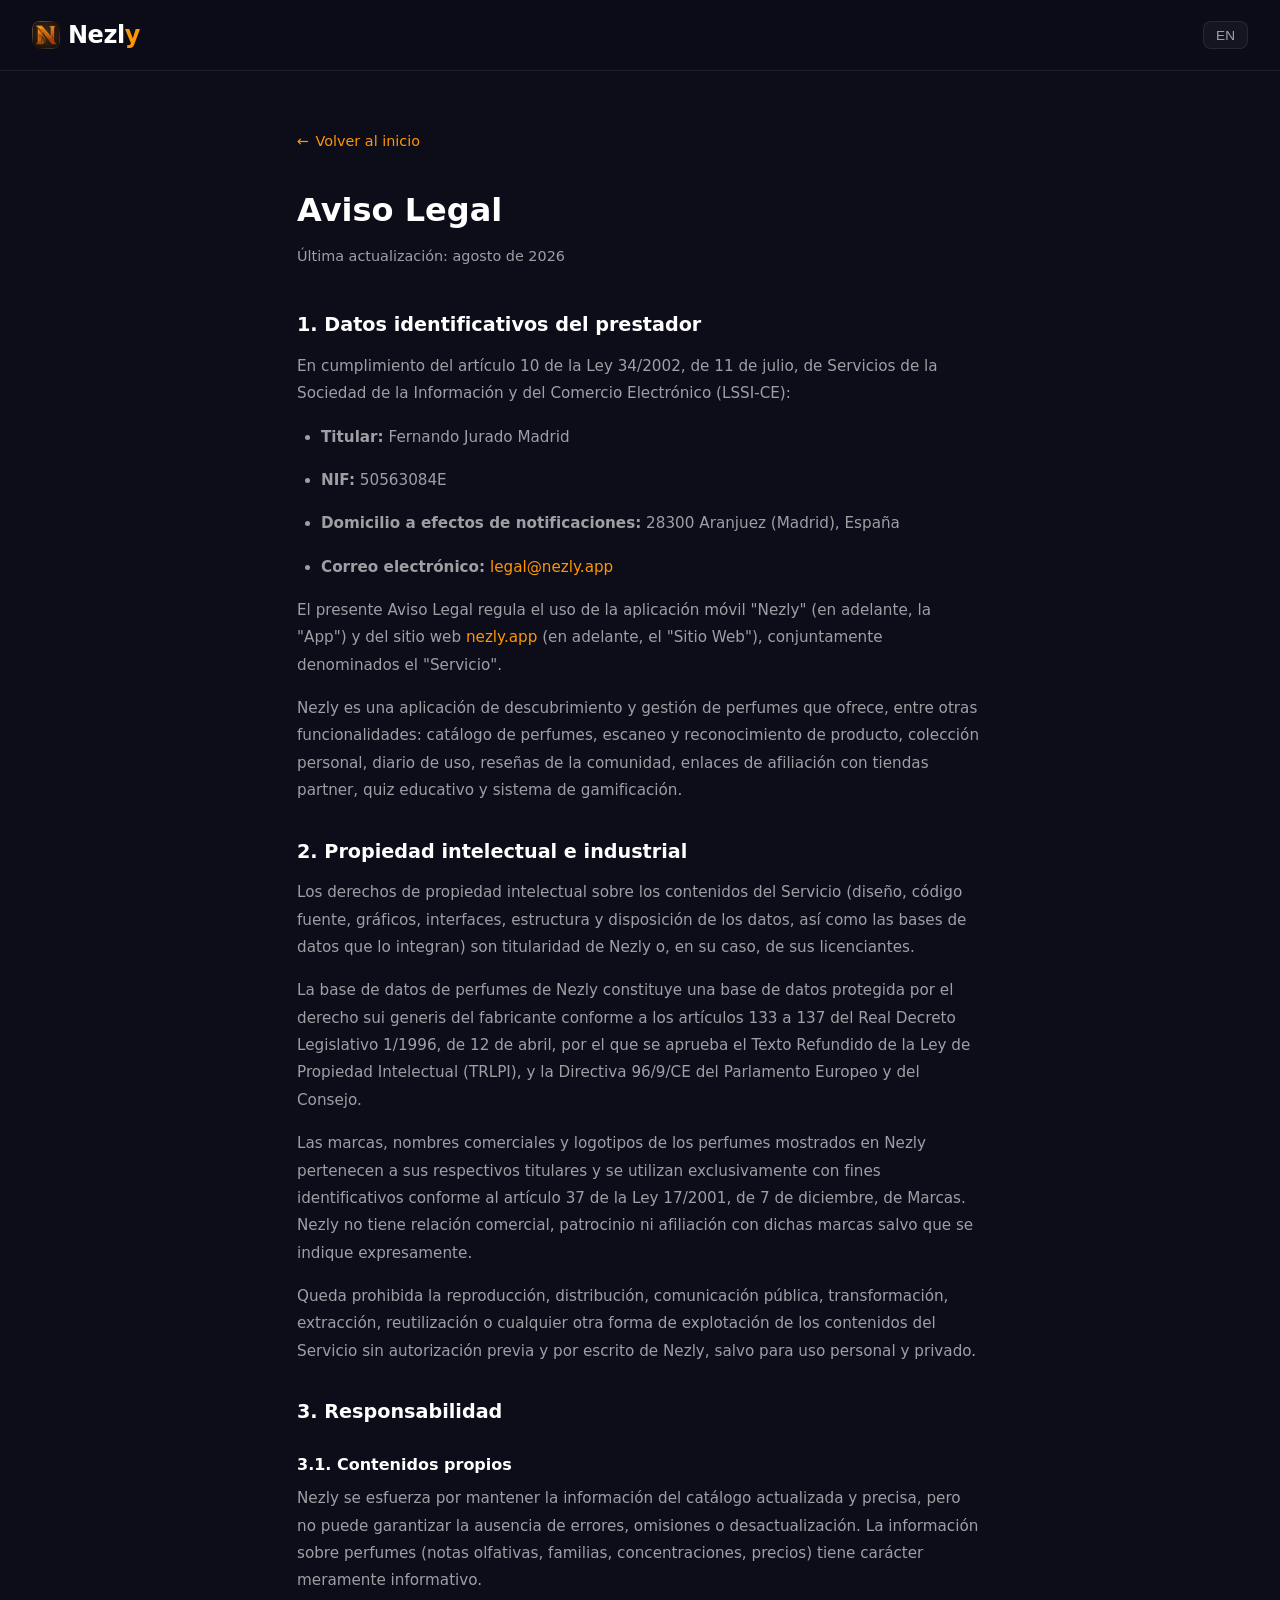
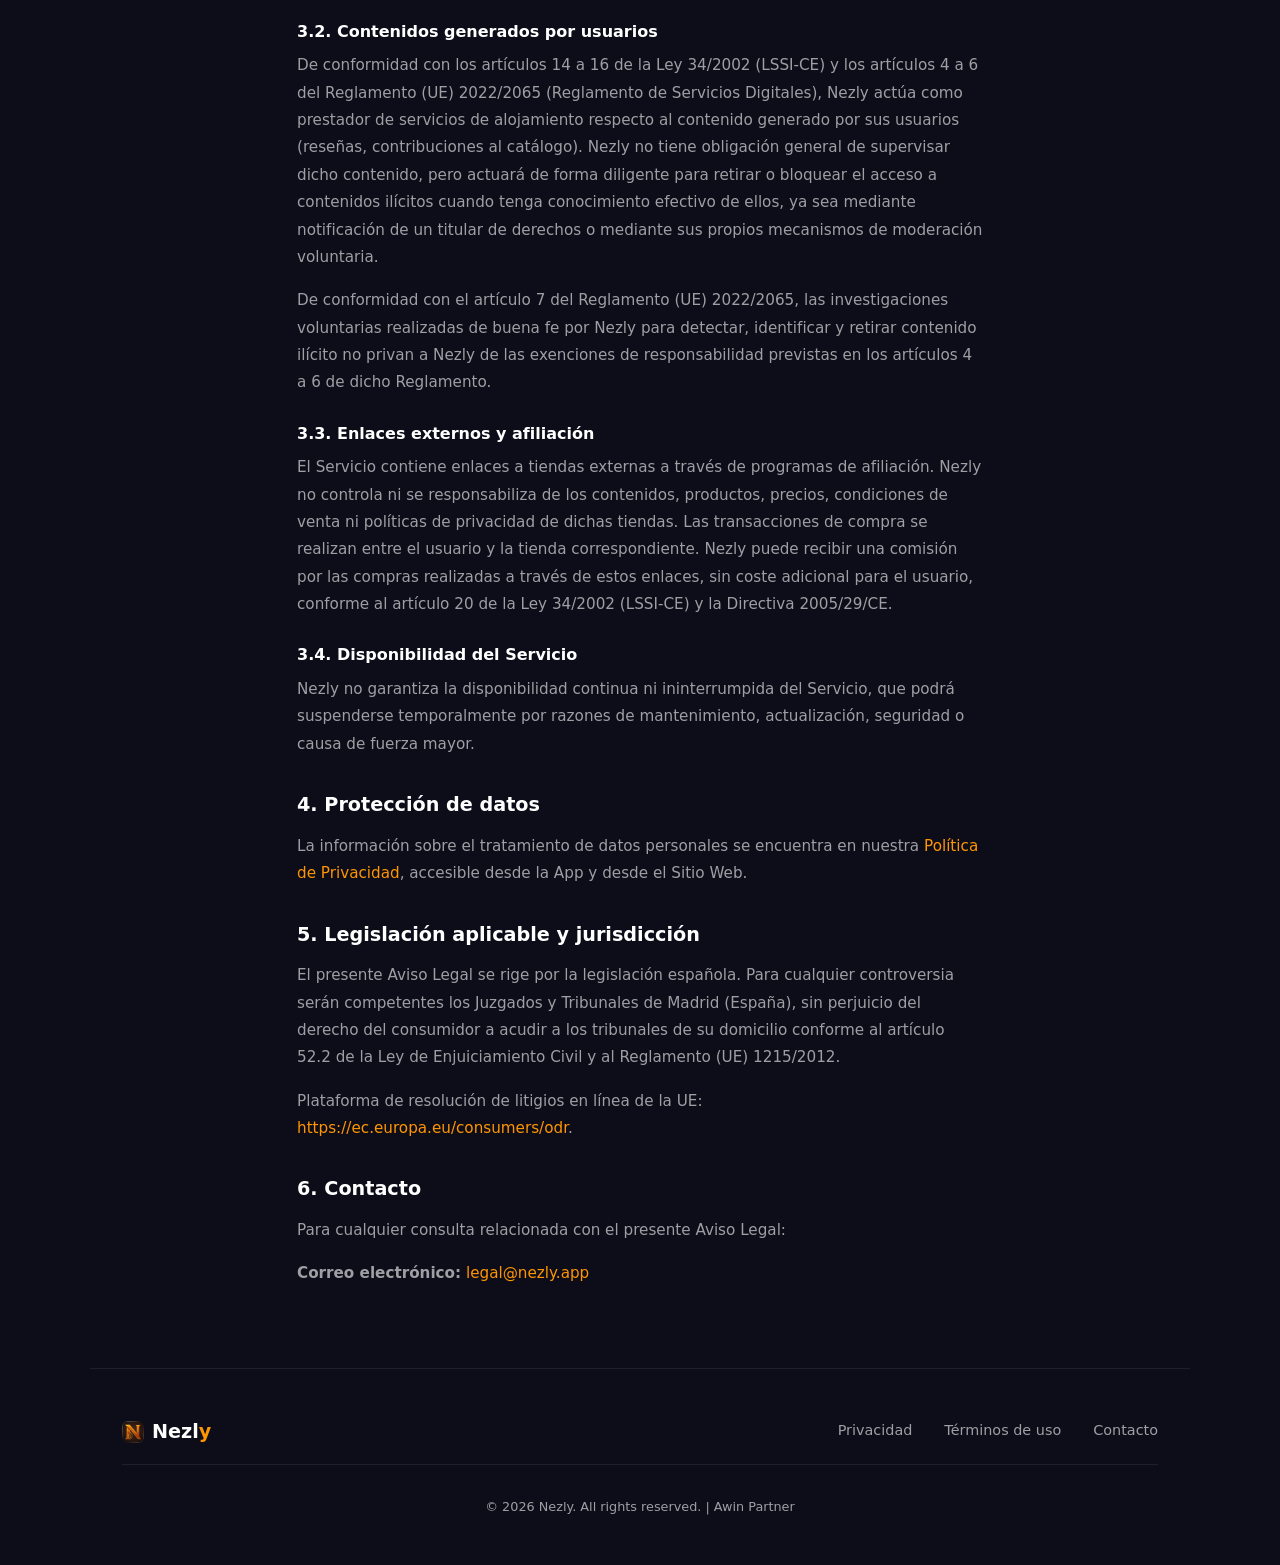
<file: aviso-legal.html>
<!DOCTYPE html>
<html lang="es">
<head>
    <meta charset="UTF-8">
    <meta name="viewport" content="width=device-width, initial-scale=1.0">
    <title>Aviso Legal — Nezly</title>
    <meta name="robots" content="noindex, nofollow">
    <meta name="theme-color" content="#0d0d1a">
    <link rel="icon" href="/favicon.ico" sizes="48x48">
    <link rel="icon" type="image/png" sizes="32x32" href="assets/favicon-32.png">
    <link rel="icon" type="image/png" sizes="48x48" href="assets/favicon-48.png">
    <link rel="icon" type="image/png" sizes="96x96" href="assets/favicon-96.png">
    <link rel="shortcut icon" href="/favicon.ico">
    <link rel="apple-touch-icon" href="assets/apple-touch-icon.png">
    <link rel="stylesheet" href="assets/styles.css">
</head>
<body>

<!-- NAVIGATION -->
<nav>
    <a href="index.html" class="logo"><img src="assets/nezly-icon-256.png" alt=""><span class="logo-word">Nezl<span>y</span></span></a>
    <ul class="nav-links">
        <li><button class="lang-toggle" onclick="toggleLang()" id="langBtn">EN</button></li>
    </ul>
</nav>

<!-- LEGAL NOTICE PAGE -->
<div class="legal active">
    <a href="index.html" class="back-link">← <span id="backLabel">Volver al inicio</span></a>

    <div class="legal-content active" data-lang="es">
        <h1>Aviso Legal</h1>
        <p class="last-updated">Última actualización: agosto de 2026</p>

        <h2>1. Datos identificativos del prestador</h2>
        <p>En cumplimiento del artículo 10 de la Ley 34/2002, de 11 de julio, de Servicios de la Sociedad de la Información y del Comercio Electrónico (LSSI-CE):</p>
        <ul>
            <li><strong>Titular:</strong> Fernando Jurado Madrid</li>
            <li><strong>NIF:</strong> 50563084E</li>
            <li><strong>Domicilio a efectos de notificaciones:</strong> 28300 Aranjuez (Madrid), España</li>
            <li><strong>Correo electrónico:</strong> <a href="mailto:legal@nezly.app">legal@nezly.app</a></li>
        </ul>
        <p>El presente Aviso Legal regula el uso de la aplicación móvil "Nezly" (en adelante, la "App") y del sitio web <a href="https://nezly.app">nezly.app</a> (en adelante, el "Sitio Web"), conjuntamente denominados el "Servicio".</p>
        <p>Nezly es una aplicación de descubrimiento y gestión de perfumes que ofrece, entre otras funcionalidades: catálogo de perfumes, escaneo y reconocimiento de producto, colección personal, diario de uso, reseñas de la comunidad, enlaces de afiliación con tiendas partner, quiz educativo y sistema de gamificación.</p>

        <h2>2. Propiedad intelectual e industrial</h2>
        <p>Los derechos de propiedad intelectual sobre los contenidos del Servicio (diseño, código fuente, gráficos, interfaces, estructura y disposición de los datos, así como las bases de datos que lo integran) son titularidad de Nezly o, en su caso, de sus licenciantes.</p>
        <p>La base de datos de perfumes de Nezly constituye una base de datos protegida por el derecho sui generis del fabricante conforme a los artículos 133 a 137 del Real Decreto Legislativo 1/1996, de 12 de abril, por el que se aprueba el Texto Refundido de la Ley de Propiedad Intelectual (TRLPI), y la Directiva 96/9/CE del Parlamento Europeo y del Consejo.</p>
        <p>Las marcas, nombres comerciales y logotipos de los perfumes mostrados en Nezly pertenecen a sus respectivos titulares y se utilizan exclusivamente con fines identificativos conforme al artículo 37 de la Ley 17/2001, de 7 de diciembre, de Marcas. Nezly no tiene relación comercial, patrocinio ni afiliación con dichas marcas salvo que se indique expresamente.</p>
        <p>Queda prohibida la reproducción, distribución, comunicación pública, transformación, extracción, reutilización o cualquier otra forma de explotación de los contenidos del Servicio sin autorización previa y por escrito de Nezly, salvo para uso personal y privado.</p>

        <h2>3. Responsabilidad</h2>
        <h3>3.1. Contenidos propios</h3>
        <p>Nezly se esfuerza por mantener la información del catálogo actualizada y precisa, pero no puede garantizar la ausencia de errores, omisiones o desactualización. La información sobre perfumes (notas olfativas, familias, concentraciones, precios) tiene carácter meramente informativo.</p>
        <h3>3.2. Contenidos generados por usuarios</h3>
        <p>De conformidad con los artículos 14 a 16 de la Ley 34/2002 (LSSI-CE) y los artículos 4 a 6 del Reglamento (UE) 2022/2065 (Reglamento de Servicios Digitales), Nezly actúa como prestador de servicios de alojamiento respecto al contenido generado por sus usuarios (reseñas, contribuciones al catálogo). Nezly no tiene obligación general de supervisar dicho contenido, pero actuará de forma diligente para retirar o bloquear el acceso a contenidos ilícitos cuando tenga conocimiento efectivo de ellos, ya sea mediante notificación de un titular de derechos o mediante sus propios mecanismos de moderación voluntaria.</p>
        <p>De conformidad con el artículo 7 del Reglamento (UE) 2022/2065, las investigaciones voluntarias realizadas de buena fe por Nezly para detectar, identificar y retirar contenido ilícito no privan a Nezly de las exenciones de responsabilidad previstas en los artículos 4 a 6 de dicho Reglamento.</p>
        <h3>3.3. Enlaces externos y afiliación</h3>
        <p>El Servicio contiene enlaces a tiendas externas a través de programas de afiliación. Nezly no controla ni se responsabiliza de los contenidos, productos, precios, condiciones de venta ni políticas de privacidad de dichas tiendas. Las transacciones de compra se realizan entre el usuario y la tienda correspondiente. Nezly puede recibir una comisión por las compras realizadas a través de estos enlaces, sin coste adicional para el usuario, conforme al artículo 20 de la Ley 34/2002 (LSSI-CE) y la Directiva 2005/29/CE.</p>
        <h3>3.4. Disponibilidad del Servicio</h3>
        <p>Nezly no garantiza la disponibilidad continua ni ininterrumpida del Servicio, que podrá suspenderse temporalmente por razones de mantenimiento, actualización, seguridad o causa de fuerza mayor.</p>

        <h2>4. Protección de datos</h2>
        <p>La información sobre el tratamiento de datos personales se encuentra en nuestra <a href="index.html#privacy">Política de Privacidad</a>, accesible desde la App y desde el Sitio Web.</p>

        <h2>5. Legislación aplicable y jurisdicción</h2>
        <p>El presente Aviso Legal se rige por la legislación española. Para cualquier controversia serán competentes los Juzgados y Tribunales de Madrid (España), sin perjuicio del derecho del consumidor a acudir a los tribunales de su domicilio conforme al artículo 52.2 de la Ley de Enjuiciamiento Civil y al Reglamento (UE) 1215/2012.</p>
        <p>Plataforma de resolución de litigios en línea de la UE: <a href="https://ec.europa.eu/consumers/odr" target="_blank" rel="noopener">https://ec.europa.eu/consumers/odr</a>.</p>

        <h2>6. Contacto</h2>
        <p>Para cualquier consulta relacionada con el presente Aviso Legal:</p>
        <p><strong>Correo electrónico:</strong> <a href="mailto:legal@nezly.app">legal@nezly.app</a></p>
    </div>

    <div class="legal-content" data-lang="en">
        <h1>Legal Notice</h1>
        <p class="last-updated">Last updated: August 2026</p>

        <h2>1. Identifying details of the provider</h2>
        <p>In compliance with article 10 of Spanish Law 34/2002, of 11 July, on Information Society Services and Electronic Commerce (LSSI-CE):</p>
        <ul>
            <li><strong>Owner:</strong> Fernando Jurado Madrid</li>
            <li><strong>Tax ID (NIF):</strong> 50563084E</li>
            <li><strong>Address for notifications:</strong> 28300 Aranjuez (Madrid), Spain</li>
            <li><strong>Email:</strong> <a href="mailto:legal@nezly.app">legal@nezly.app</a></li>
        </ul>
        <p>This Legal Notice governs the use of the "Nezly" mobile application (the "App") and the website <a href="https://nezly.app">nezly.app</a> (the "Website"), jointly referred to as the "Service".</p>
        <p>Nezly is a perfume discovery and management app offering, among other features: a perfume catalog, product scanning and recognition, personal collection, usage diary, community reviews, affiliate links with partner stores, an educational quiz, and a gamification system.</p>

        <h2>2. Intellectual and industrial property</h2>
        <p>Intellectual property rights over the Service's content (design, source code, graphics, interfaces, structure and arrangement of data, and the databases comprising it) belong to Nezly or, where applicable, its licensors.</p>
        <p>Nezly's perfume database is a database protected by the database maker's sui generis right under articles 133 to 137 of Royal Legislative Decree 1/1996, of 12 April, approving the Consolidated Text of the Intellectual Property Law (TRLPI), and Directive 96/9/EC of the European Parliament and of the Council.</p>
        <p>The trademarks, trade names, and logos of perfumes shown in Nezly belong to their respective owners and are used exclusively for identification purposes under article 37 of Spanish Trademark Law 17/2001. Nezly has no commercial relationship, sponsorship, or affiliation with those brands unless expressly stated.</p>
        <p>Reproduction, distribution, public communication, transformation, extraction, reuse, or any other form of exploitation of the Service's content without Nezly's prior written authorization is prohibited, except for personal and private use.</p>

        <h2>3. Liability</h2>
        <h3>3.1. Nezly's own content</h3>
        <p>Nezly strives to keep catalog information up to date and accurate, but cannot guarantee the absence of errors, omissions, or outdated data. Information about perfumes (scent notes, families, concentrations, prices) is provided for informational purposes only.</p>
        <h3>3.2. User-generated content</h3>
        <p>In accordance with articles 14 to 16 of Law 34/2002 (LSSI-CE) and articles 4 to 6 of Regulation (EU) 2022/2065 (Digital Services Act), Nezly acts as a hosting service provider with respect to user-generated content (reviews, catalog contributions). Nezly has no general obligation to monitor such content, but will act diligently to remove or block access to unlawful content once it has actual knowledge of it, whether through notification from a rights holder or through its own voluntary moderation mechanisms.</p>
        <p>In accordance with article 7 of Regulation (EU) 2022/2065, voluntary investigations carried out in good faith by Nezly to detect, identify, and remove unlawful content do not deprive Nezly of the liability exemptions set out in articles 4 to 6 of that Regulation.</p>
        <h3>3.3. External links and affiliation</h3>
        <p>The Service contains links to external stores through affiliate programs. Nezly does not control and is not responsible for the content, products, prices, sale conditions, or privacy policies of those stores. Purchase transactions take place between the user and the corresponding store. Nezly may receive a commission for purchases made through these links, at no additional cost to the user, in accordance with article 20 of Law 34/2002 (LSSI-CE) and Directive 2005/29/EC.</p>
        <h3>3.4. Service availability</h3>
        <p>Nezly does not guarantee continuous or uninterrupted availability of the Service, which may be temporarily suspended for maintenance, updates, security, or force majeure reasons.</p>

        <h2>4. Data protection</h2>
        <p>Information about the processing of personal data can be found in our <a href="index.html#privacy">Privacy Policy</a>, accessible from the App and from the Website.</p>

        <h2>5. Applicable law and jurisdiction</h2>
        <p>This Legal Notice is governed by Spanish law. The Courts of Madrid (Spain) shall have jurisdiction over any dispute, without prejudice to the consumer's right to bring proceedings before the courts of their own domicile under article 52.2 of the Spanish Civil Procedure Act and Regulation (EU) 1215/2012.</p>
        <p>EU online dispute resolution platform: <a href="https://ec.europa.eu/consumers/odr" target="_blank" rel="noopener">https://ec.europa.eu/consumers/odr</a>.</p>

        <h2>6. Contact</h2>
        <p>For any query related to this Legal Notice:</p>
        <p><strong>Email:</strong> <a href="mailto:legal@nezly.app">legal@nezly.app</a></p>
    </div>
</div>

<!-- FOOTER -->
<footer>
    <div class="footer-content">
        <div class="footer-brand">
            <div class="footer-brand-name">
                <img src="assets/nezly-icon-256.png" alt="">
                <span class="footer-brand-word">Nezl<span>y</span></span>
            </div>
        </div>
        <ul class="footer-links">
            <li><a href="index.html#privacy" id="footerPrivacyLink">Privacidad</a></li>
            <li><a href="index.html#terms" id="footerTermsLink">Términos de uso</a></li>
            <li><a href="mailto:legal@nezly.app" id="footerContactLink">Contacto</a></li>
        </ul>
    </div>
    <div class="footer-copy">&copy; 2026 Nezly. All rights reserved. | Awin Partner</div>
</footer>

<script>
let currentLang = 'es';

const labels = {
    es: { back: 'Volver al inicio', privacy: 'Privacidad', terms: 'Términos de uso', contact: 'Contacto' },
    en: { back: 'Back to home', privacy: 'Privacy', terms: 'Terms of Use', contact: 'Contact' }
};

function toggleLang() {
    currentLang = currentLang === 'es' ? 'en' : 'es';
    document.getElementById('langBtn').textContent = currentLang === 'es' ? 'EN' : 'ES';
    document.documentElement.lang = currentLang;

    document.querySelectorAll('.legal-content').forEach(el => {
        el.classList.toggle('active', el.getAttribute('data-lang') === currentLang);
    });

    const t = labels[currentLang];
    document.getElementById('backLabel').textContent = t.back;
    document.getElementById('footerPrivacyLink').textContent = t.privacy;
    document.getElementById('footerTermsLink').textContent = t.terms;
    document.getElementById('footerContactLink').textContent = t.contact;
}
</script>

</body>
</html>
</file>
<file: assets/styles.css>
:root {
    --bg-primary: #0d0d1a;
    --bg-card: rgba(255, 255, 255, 0.04);
    --bg-card-hover: rgba(255, 255, 255, 0.07);
    --border-subtle: rgba(255, 255, 255, 0.08);
    --text-primary: #ffffff;
    --text-secondary: rgba(255, 255, 255, 0.6);
    --accent: #FF9500;
    --accent-amber: #E07800;
    --accent-soft: rgba(255, 149, 0, 0.15);
    --radius: 16px;
}

* { margin: 0; padding: 0; box-sizing: border-box; }

body {
    font-family: -apple-system, BlinkMacSystemFont, 'SF Pro Display', 'Segoe UI', system-ui, sans-serif;
    background: var(--bg-primary);
    color: var(--text-primary);
    line-height: 1.6;
    -webkit-font-smoothing: antialiased;
}

/* -- NAV -- */
nav {
    position: fixed;
    top: 0;
    width: 100%;
    padding: 1rem 2rem;
    display: flex;
    justify-content: space-between;
    align-items: center;
    z-index: 100;
    backdrop-filter: blur(20px);
    -webkit-backdrop-filter: blur(20px);
    background: rgba(13, 13, 26, 0.8);
    border-bottom: 1px solid var(--border-subtle);
}

.logo {
    display: inline-flex;
    align-items: center;
    gap: 0.5rem;
    font-size: 1.5rem;
    font-weight: 700;
    letter-spacing: -0.02em;
    color: var(--text-primary);
    text-decoration: none;
}

.logo img {
    width: 28px;
    height: 28px;
    border-radius: 8px;
    display: block;
}

/* "Nezl" + la "y" acentuada van envueltos en .logo-word (un único flex item)
   para que el `gap` del contenedor no se cuele entre el texto y el <span> de
   color — si no, flexbox los trata como dos items separados y se ven partidos. */
.logo-word span { color: var(--accent); }

.nav-links {
    display: flex;
    gap: 1.5rem;
    align-items: center;
    list-style: none;
}

.nav-links a {
    color: var(--text-secondary);
    text-decoration: none;
    font-size: 0.9rem;
    transition: color 0.2s;
}

.nav-links a:hover { color: var(--text-primary); }

.lang-toggle {
    background: var(--bg-card);
    border: 1px solid var(--border-subtle);
    border-radius: 8px;
    padding: 0.35rem 0.75rem;
    color: var(--text-secondary);
    font-size: 0.85rem;
    cursor: pointer;
    transition: all 0.2s;
}

.lang-toggle:hover {
    background: var(--bg-card-hover);
    color: var(--text-primary);
}

/* -- HERO -- */
.hero {
    min-height: 100vh;
    display: flex;
    flex-direction: column;
    justify-content: center;
    align-items: center;
    text-align: center;
    padding: 8rem 2rem 4rem;
    position: relative;
    overflow: hidden;
}

.hero::before {
    content: '';
    position: absolute;
    top: -50%;
    left: 50%;
    transform: translateX(-50%);
    width: 600px;
    height: 600px;
    background: radial-gradient(circle, rgba(255, 149, 0, 0.08) 0%, transparent 70%);
    pointer-events: none;
}

.hero-badge {
    display: inline-block;
    background: var(--accent-soft);
    border: 1px solid rgba(255, 149, 0, 0.2);
    border-radius: 100px;
    padding: 0.4rem 1.2rem;
    font-size: 0.85rem;
    color: var(--accent);
    margin-bottom: 2rem;
    letter-spacing: 0.02em;
}

.hero h1 {
    font-size: clamp(2.5rem, 6vw, 4.5rem);
    font-weight: 700;
    letter-spacing: -0.03em;
    line-height: 1.1;
    margin-bottom: 1.5rem;
    max-width: 700px;
}

.hero h1 em {
    font-style: normal;
    color: var(--accent);
}

.hero p {
    font-size: 1.15rem;
    color: var(--text-secondary);
    max-width: 520px;
    margin-bottom: 2.5rem;
    line-height: 1.7;
}

.app-store-badge {
    display: inline-flex;
    align-items: center;
    gap: 0.6rem;
    background: linear-gradient(135deg, var(--accent), var(--accent-amber));
    color: #ffffff;
    padding: 0.85rem 1.8rem;
    border-radius: 12px;
    font-size: 0.95rem;
    font-weight: 600;
    text-decoration: none;
    transition: transform 0.2s, opacity 0.2s;
}

.app-store-badge:hover {
    transform: scale(1.03);
    opacity: 0.9;
}

.app-store-badge svg {
    width: 22px;
    height: 22px;
}

/* -- FEATURES -- */
.features {
    padding: 6rem 2rem;
    max-width: 1100px;
    margin: 0 auto;
}

.section-label {
    font-size: 0.85rem;
    color: var(--accent);
    text-transform: uppercase;
    letter-spacing: 0.1em;
    margin-bottom: 0.75rem;
}

.section-title {
    font-size: clamp(1.8rem, 4vw, 2.5rem);
    font-weight: 700;
    letter-spacing: -0.02em;
    margin-bottom: 3rem;
    max-width: 500px;
}

.features-grid {
    display: grid;
    grid-template-columns: repeat(auto-fit, minmax(280px, 1fr));
    gap: 1.5rem;
}

.feature-card {
    background: var(--bg-card);
    border: 1px solid var(--border-subtle);
    border-radius: var(--radius);
    padding: 2rem;
    transition: background 0.2s, border-color 0.2s;
}

.feature-card:hover {
    background: var(--bg-card-hover);
    border-color: rgba(255, 149, 0, 0.2);
}

.feature-icon {
    font-size: 1.8rem;
    margin-bottom: 1rem;
}

.feature-card h3 {
    font-size: 1.1rem;
    margin-bottom: 0.5rem;
    font-weight: 600;
}

.feature-card p {
    font-size: 0.95rem;
    color: var(--text-secondary);
    line-height: 1.6;
}

/* -- ABOUT -- */
.about {
    padding: 6rem 2rem;
    max-width: 700px;
    margin: 0 auto;
}

.about p {
    color: var(--text-secondary);
    font-size: 1.05rem;
    line-height: 1.8;
    margin-bottom: 1.5rem;
}

/* -- PERFUMERIA CTA -- */
.perfumeria-cta {
    padding: 6rem 2rem;
    max-width: 700px;
    margin: 0 auto;
    text-align: center;
}

.perfumeria-cta .section-title {
    max-width: none;
}

.perfumeria-cta p {
    color: var(--text-secondary);
    font-size: 1.05rem;
    line-height: 1.8;
    margin-bottom: 2rem;
}

.perfumeria-btn {
    display: inline-block;
    background: linear-gradient(135deg, var(--accent), var(--accent-amber));
    color: #ffffff;
    padding: 0.85rem 2rem;
    border-radius: 12px;
    font-size: 0.95rem;
    font-weight: 600;
    text-decoration: none;
    transition: transform 0.2s, opacity 0.2s;
}

.perfumeria-btn:hover {
    transform: scale(1.03);
    opacity: 0.9;
}

/* -- FOOTER -- */
footer {
    padding: 3rem 2rem;
    border-top: 1px solid var(--border-subtle);
    max-width: 1100px;
    margin: 0 auto;
}

.footer-content {
    display: flex;
    justify-content: space-between;
    align-items: flex-start;
    flex-wrap: wrap;
    gap: 2rem;
}

.footer-brand {
    font-size: 1.2rem;
    font-weight: 700;
}

/* Fila icono + wordmark, separada del <p> de tagline para que este último
   siga apilándose DEBAJO (como en el diseño original) en vez de al lado —
   .footer-brand ya no es flex, solo esta fila interna lo es. */
.footer-brand-name {
    display: flex;
    align-items: center;
    gap: 0.5rem;
}

.footer-brand-name img {
    width: 22px;
    height: 22px;
    border-radius: 6px;
    display: block;
}

/* Mismo motivo que .logo-word: envolver "Nezl" + <span>y</span> evita que el
   `gap` del flex los separe visualmente. */
.footer-brand-word span { color: var(--accent); }

.footer-brand p {
    font-size: 0.85rem;
    color: var(--text-secondary);
    margin-top: 0.3rem;
}

.footer-links {
    display: flex;
    gap: 2rem;
    list-style: none;
}

.footer-links a {
    color: var(--text-secondary);
    text-decoration: none;
    font-size: 0.9rem;
    transition: color 0.2s;
}

.footer-links a:hover { color: var(--text-primary); }

.footer-copy {
    width: 100%;
    text-align: center;
    padding-top: 2rem;
    margin-top: 1rem;
    border-top: 1px solid var(--border-subtle);
    font-size: 0.8rem;
    color: var(--text-secondary);
}

/* -- LEGAL PAGES -- */
.legal {
    display: none;
    padding: 8rem 2rem 4rem;
    max-width: 750px;
    margin: 0 auto;
}

.legal.active { display: block; }

.legal h1 {
    font-size: 2rem;
    font-weight: 700;
    margin-bottom: 0.5rem;
}

.legal .last-updated {
    color: var(--text-secondary);
    font-size: 0.9rem;
    margin-bottom: 2.5rem;
}

.legal h2 {
    font-size: 1.2rem;
    font-weight: 600;
    margin-top: 2rem;
    margin-bottom: 0.75rem;
}

.legal h3 {
    font-size: 1rem;
    font-weight: 600;
    margin-top: 1.5rem;
    margin-bottom: 0.5rem;
    color: var(--text-primary);
}

.legal p, .legal li {
    color: var(--text-secondary);
    font-size: 0.95rem;
    line-height: 1.8;
    margin-bottom: 1rem;
}

.legal ul {
    padding-left: 1.5rem;
    margin-bottom: 1rem;
}

.legal table {
    width: 100%;
    border-collapse: collapse;
    margin-bottom: 1.5rem;
    font-size: 0.9rem;
}

.legal table th, .legal table td {
    text-align: left;
    padding: 0.6rem 0.75rem;
    border-bottom: 1px solid var(--border-subtle);
    color: var(--text-secondary);
}

.legal table th {
    color: var(--text-primary);
    font-weight: 600;
}

.legal a {
    color: var(--accent);
    text-decoration: none;
}

.legal a:hover { text-decoration: underline; }

.back-link {
    display: inline-flex;
    align-items: center;
    gap: 0.4rem;
    color: var(--accent);
    text-decoration: none;
    font-size: 0.9rem;
    margin-bottom: 2rem;
}

.back-link:hover { text-decoration: underline; }

/* -- Toggle de idioma dentro de una página legal (bloques data-lang) -- */
.legal-content { display: none; }
.legal-content.active { display: block; }

/* -- RESPONSIVE -- */
@media (max-width: 640px) {
    nav { padding: 1rem; }
    .nav-links { gap: 1rem; }
    .nav-links a { font-size: 0.8rem; }
    .features-grid { grid-template-columns: 1fr; }
    .footer-content { flex-direction: column; align-items: center; text-align: center; }
    .footer-links { flex-direction: column; gap: 1rem; align-items: center; }
}
</file>
